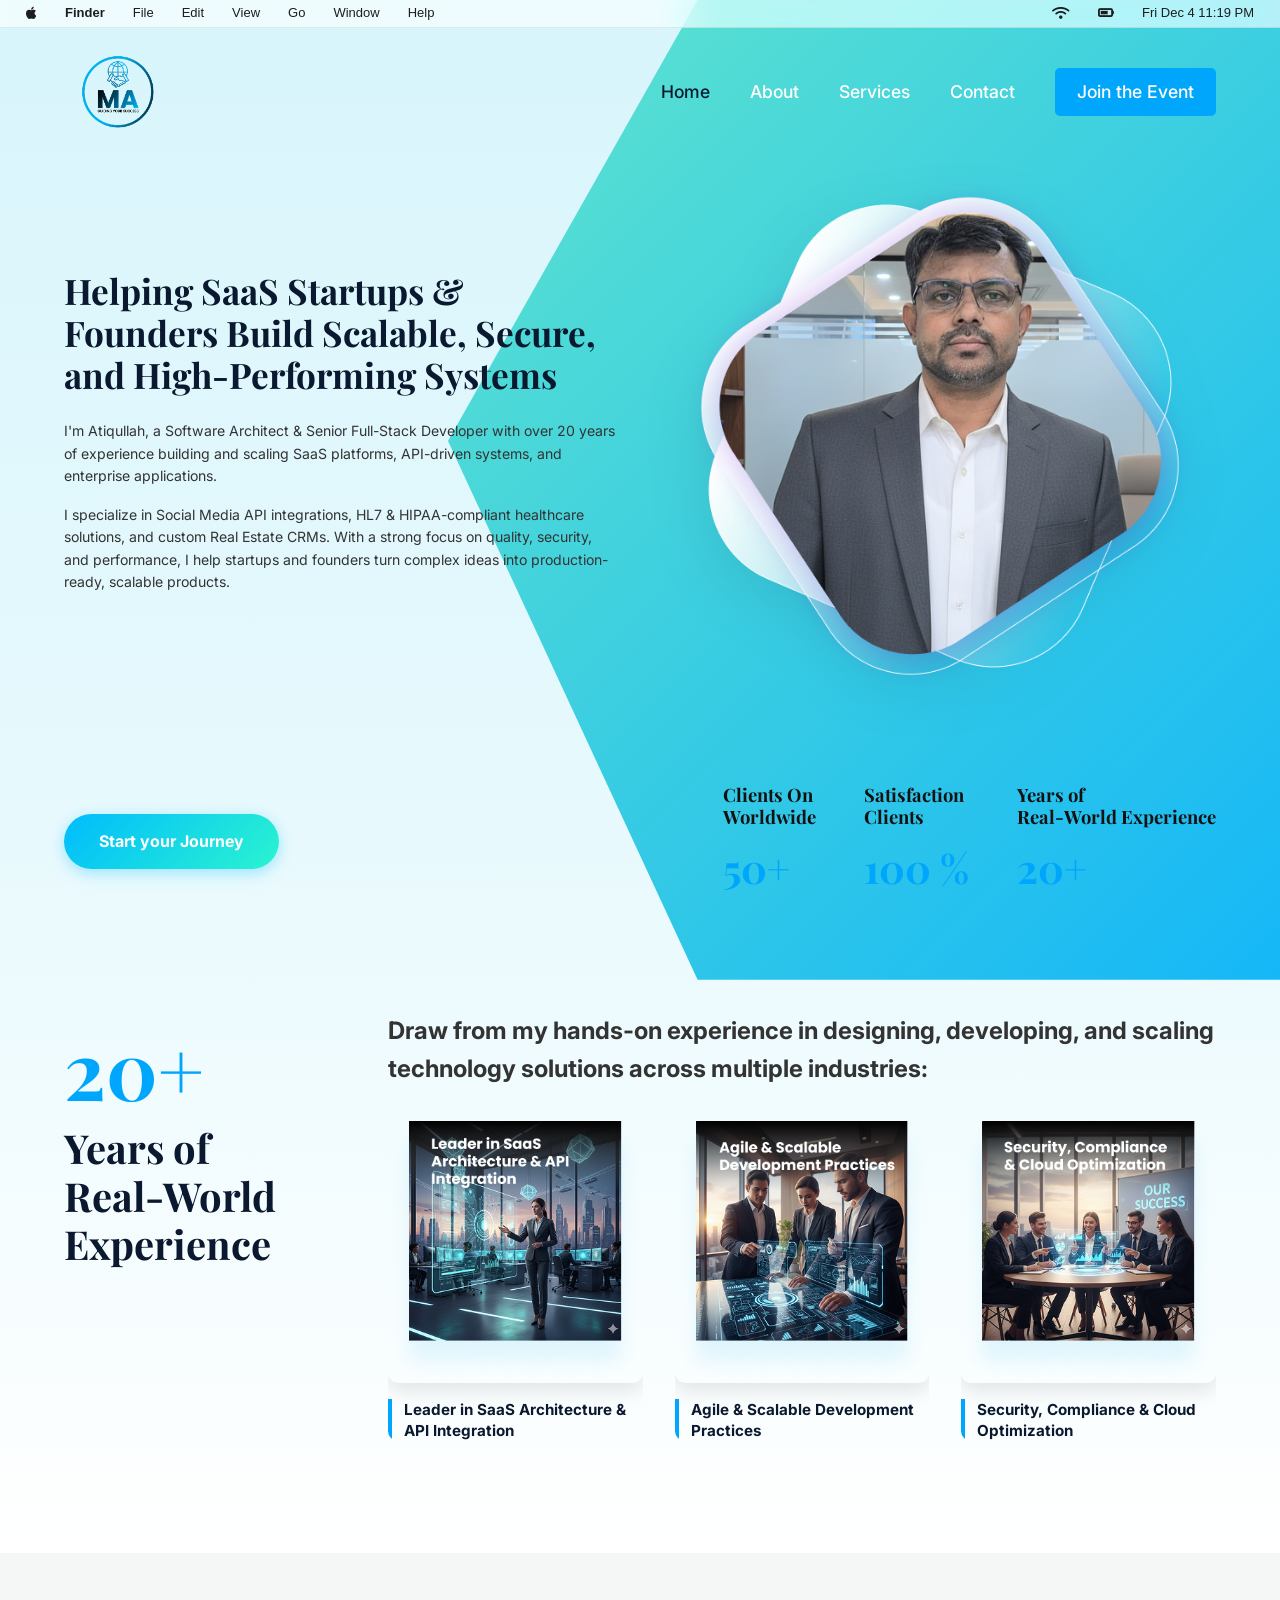
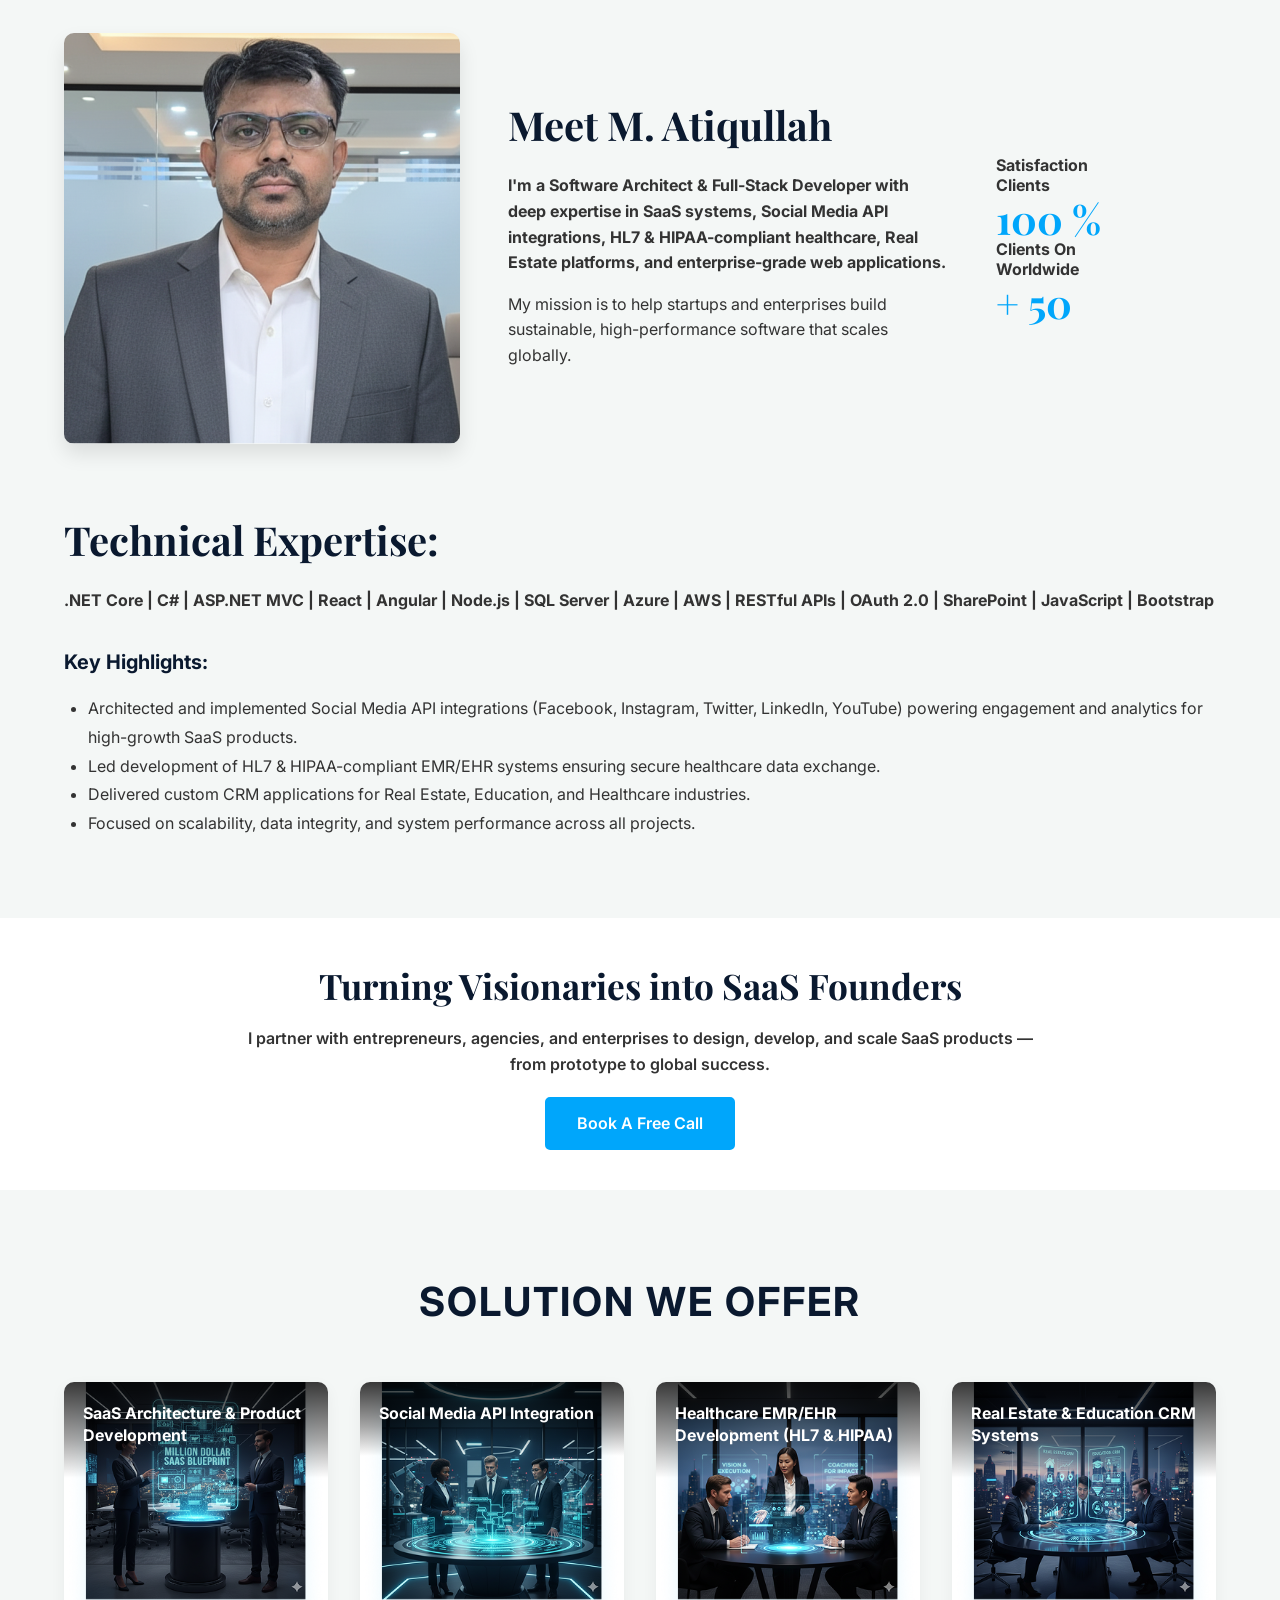
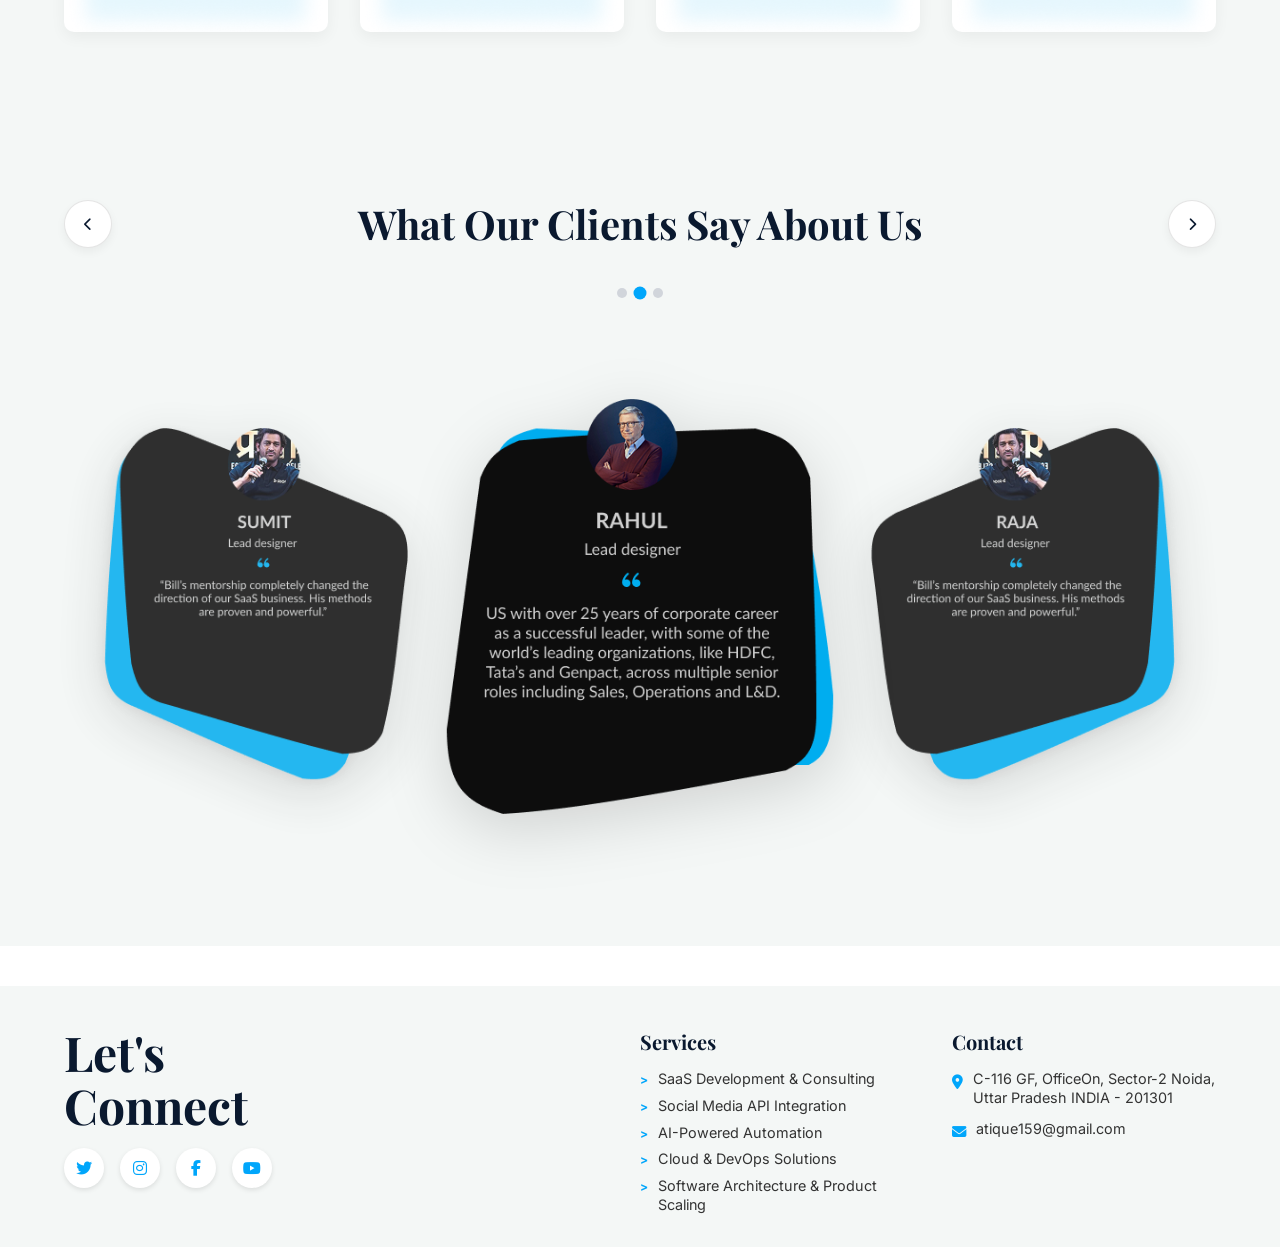
<file: index.html>
<!DOCTYPE html>
<html lang="en">
<head>
  <meta charset="UTF-8">
  <meta name="viewport" content="width=device-width, initial-scale=1.0">
  <title>M. Atiqullah - Software Architect & SaaS Developer</title>
  <meta name="description" content="M. Atiqullah is a Software Architect & Senior Full-Stack Developer helping startups build scalable SaaS platforms.">
    <link rel="preconnect" href="https://fonts.googleapis.com">
    <link rel="preconnect" href="https://fonts.gstatic.com" crossorigin>
    <link href="https://fonts.googleapis.com/css2?family=Inter:wght@300;400;500;600;700&family=Playfair+Display:wght@400;500;600;700;800&display=swap" rel="stylesheet">
    <meta property="og:title" content="Atiqullah Portfolio">
    <meta property="og:description" content="Software Architect & SaaS Developer portfolio showcasing projects and expertise.">
    <meta property="og:url" content="https://atiqullah-portfolio.onrender.com/">
    <meta property="og:image" content="https://atiqullah-portfolio.onrender.com/Group%201000001688.png">
    <link rel="canonical" href="https://atiqullah-portfolio.onrender.com/">
  <link rel="stylesheet" href="styles.css">
  <link rel="stylesheet" href="https://cdnjs.cloudflare.com/ajax/libs/font-awesome/6.4.0/css/all.min.css">
</head>
<body>
  <!-- macOS Top Status Bar -->
  <div class="macos-menubar">
    <div class="menubar-left">
      <a href="#" class="menubar-item" style="font-size: 15px;"><i class="fab fa-apple"></i></a>
      <a href="#" class="menubar-item" style="font-weight: 700;">Finder</a>
      <a href="#" class="menubar-item">File</a>
      <a href="#" class="menubar-item">Edit</a>
      <a href="#" class="menubar-item">View</a>
      <a href="#" class="menubar-item">Go</a>
      <a href="#" class="menubar-item">Window</a>
      <a href="#" class="menubar-item">Help</a>
    </div>
    <div class="menubar-right">
      <span class="menubar-item"><i class="fas fa-wifi"></i></span>
      <span class="menubar-item"><i class="fas fa-battery-three-quarters"></i></span>
      <span id="macos-clock" class="menubar-item">Sat Jun 10 9:41 AM</span>
    </div>
  </div>

    <header role="banner" class="header-transparent">
    <div class="container navbar">
      <a href="index.html" class="logo">
        <img src="4%201.png" alt="MA Logo" class="logo-img" width="196" height="196">
      </a>
      <button class="hamburger"><i class="fas fa-bars"></i></button>
      <ul class="nav-links">
        <li><a href="index.html" class="active">Home</a></li>
        <li><a href="about.html">About</a></li>
        <li><a href="services.html">Services</a></li>
        <li><a href="contact.html">Contact</a></li>
        <li><a href="#" class="btn" style="padding: 8px 20px;">Join the Event</a></li>
      </ul>
    </div>
  </header>

  <main>
    <!-- Top Gradient Wrapper -->
    <div style="background: linear-gradient(180deg, #d8f5fc 0%, #e6f9fd 50%, #ffffff 100%); padding-bottom: 2rem;">
      <!-- Hero Section -->
      <section class="hero" aria-labelledby="hero-heading">
      <h1 id="hero-heading" class="sr-only">Hero Section</h1>
        <div class="hero-bg-shape"></div>
        <div class="container hero-content">
          <div class="hero-text">
    <h1>Helping SaaS Startups &amp; Founders Build Scalable, Secure, and High-Performing Systems</h1>
    <p>I'm Atiqullah, a Software Architect & Senior Full-Stack Developer with over 20 years of experience building and scaling SaaS platforms, API-driven systems, and enterprise applications.</p>
            <p>I specialize in Social Media API integrations, HL7 & HIPAA-compliant healthcare solutions, and custom Real Estate CRMs. With a strong focus on quality, security, and performance, I help startups and founders turn complex ideas into production-ready, scalable products.</p>
          </div>
          <div class="hero-image">
            <img src="Group%201000001688.png" width="647" height="647" fetchpriority="high" alt="M. Atiqullah">
          </div>
          
          <div class="hero-bottom-row">
            <a href="contact.html" class="btn btn-pill">Start your Journey</a>
            
            <div class="hero-stats">
              <div class="stat-item">
                <p>Clients On<br>Worldwide</p>
                <h2 class="text-primary" style="font-size: 2.5rem; margin-bottom: 0;">50+</h2>
              </div>
              <div class="stat-item">
                <p>Satisfaction<br>Clients</p>
                <h2 class="text-primary" style="font-size: 2.5rem; margin-bottom: 0;">100 %</h2>
              </div>
              <div class="stat-item">
                <p>Years of<br>Real-World Experience</p>
                <h2 class="text-primary" style="font-size: 2.5rem; margin-bottom: 0;">20+</h2>
              </div>
            </div>
          </div>
        </div>
      </section>

      <!-- Experience Section -->
      <section class="section-padding" style="padding-top: 2rem;">
        <div class="container">
          <div style="display: grid; grid-template-columns: 1fr 3fr; gap: 3rem; align-items: start;">
            <!-- Left Column: 20+ Years text -->
            <div class="experience-stats" style="padding-top: 1rem;">
              <h2 class="text-primary" style="font-size: 5rem; line-height: 1; margin: 0; font-weight: bold;">20+</h2>
              <h2 style="font-size: 2.5rem; margin-top: 1rem; line-height: 1.2;">Years of <br>Real-World <br>Experience</h2>
            </div>
            
            <!-- Right Column: Text and 3 Cards -->
            <div>
              <p style="font-size: 1.5rem; font-weight: 700; margin-bottom: 2rem; font-family: var(--font-body); color: var(--text-dark);">
                Draw from my hands-on experience in designing, developing, and scaling technology solutions across multiple industries:
              </p>
              
              <div class="grid-3">
                <div class="card" style="box-shadow: none; background: transparent; display: flex; flex-direction: column;">
                  <div style="border-radius: 10px; overflow: hidden; box-shadow: 0 8px 20px rgba(0,0,0,0.1);">
                    <img src="Group%201000001676.png" alt="Leader in SaaS Architecture & API Integration" style="width: 100%; height: auto; display: block;" width="363" height="374" loading="lazy">
                  </div>
                  <div style="border-left: 4px solid var(--primary-light); padding-left: 0.75rem; margin-top: 1rem; text-align: left;">
                    <p style="font-weight: 700; font-size: 0.95rem; color: var(--primary-dark); margin: 0; line-height: 1.4;">Leader in SaaS Architecture &amp; API Integration</p>
                  </div>
                </div>
                <div class="card" style="box-shadow: none; background: transparent; display: flex; flex-direction: column;">
                  <div style="border-radius: 10px; overflow: hidden; box-shadow: 0 8px 20px rgba(0,0,0,0.1);">
                    <img src="Group%201000001677.png" alt="Agile & Scalable Development Practices" style="width: 100%; height: auto; display: block;" width="363" height="374" loading="lazy">
                  </div>
                  <div style="border-left: 4px solid var(--primary-light); padding-left: 0.75rem; margin-top: 1rem; text-align: left;">
                    <p style="font-weight: 700; font-size: 0.95rem; color: var(--primary-dark); margin: 0; line-height: 1.4;">Agile &amp; Scalable Development Practices</p>
                  </div>
                </div>
                <div class="card" style="box-shadow: none; background: transparent; display: flex; flex-direction: column;">
                  <div style="border-radius: 10px; overflow: hidden; box-shadow: 0 8px 20px rgba(0,0,0,0.1);">
                    <img src="Group%201000001678.png" alt="Security, Compliance & Cloud Optimization" style="width: 100%; height: auto; display: block;" width="363" height="374" loading="lazy">
                  </div>
                  <div style="border-left: 4px solid var(--primary-light); padding-left: 0.75rem; margin-top: 1rem; text-align: left;">
                    <p style="font-weight: 700; font-size: 0.95rem; color: var(--primary-dark); margin: 0; line-height: 1.4;">Security, Compliance &amp; Cloud Optimization</p>
                  </div>
                </div>
              </div>
            </div>
          </div>
        </div>
      </section>
    </div>

    <!-- Meet Me Section -->
    <section class="section-padding bg-light">
      <div class="container">
        <div style="display: grid; grid-template-columns: 1.8fr 2fr 1fr; gap: 3rem; align-items: center;">
          <img src="unsplash_6anudmpILw4.png" alt="M. Atiqullah" width="409" height="411" loading="lazy" style="width: 100%; min-height: 320px; object-fit: cover; border-radius: 10px; box-shadow: 0 10px 20px rgba(0,0,0,0.1);">
          
          <div>
            <h2>Meet M. Atiqullah</h2>
            <p><strong>I'm a Software Architect & Full-Stack Developer with deep expertise in SaaS systems, Social Media API integrations, HL7 & HIPAA-compliant healthcare, Real Estate platforms, and enterprise-grade web applications.</strong></p>
            <p>My mission is to help startups and enterprises build sustainable, high-performance software that scales globally.</p>
          </div>
          
          <div class="meet-stats">
            <div class="stat-item">
              <p style="margin-bottom: 0.25rem; line-height: 1.25;"><strong>Satisfaction<br>Clients</strong></p>
              <h3 class="text-primary" style="font-size: 2.5rem; margin-bottom: 0; line-height: 1;">100 %</h3>
            </div>
            <div class="stat-item">
              <p style="margin-bottom: 0.25rem; line-height: 1.25;"><strong>Clients On<br>Worldwide</strong></p>
              <h3 class="text-primary" style="font-size: 2.5rem; margin-bottom: 0; line-height: 1;">+ 50</h3>
            </div>
          </div>
        </div>

        <div style="margin-top: 4rem;">
          <h2>Technical Expertise:</h2>
          <p><strong>.NET Core | C# | ASP.NET MVC | React | Angular | Node.js | SQL Server | Azure | AWS | RESTful APIs | OAuth 2.0 | SharePoint | JavaScript | Bootstrap</strong></p>
          
          <h3 style="margin-top: 2rem; font-size: 1.25rem; font-family: var(--font-body);">Key Highlights:</h3>
          <ul style="padding-left: 1.5rem; line-height: 1.8;">
            <li>Architected and implemented Social Media API integrations (Facebook, Instagram, Twitter, LinkedIn, YouTube) powering engagement and analytics for high-growth SaaS products.</li>
            <li>Led development of HL7 & HIPAA-compliant EMR/EHR systems ensuring secure healthcare data exchange.</li>
            <li>Delivered custom CRM applications for Real Estate, Education, and Healthcare industries.</li>
            <li>Focused on scalability, data integrity, and system performance across all projects.</li>
          </ul>
        </div>
      </div>
    </section>

    <!-- Banner -->
    <section class="banner">
      <div class="container">
        <h2 style="font-family: var(--font-heading);">Turning Visionaries into SaaS Founders</h2>
        <p style="font-weight: 600; max-width: 800px; margin: 0 auto 2rem;">I partner with entrepreneurs, agencies, and enterprises to design, develop, and scale SaaS products — from prototype to global success.</p>
        <a href="contact.html" class="btn">Book A Free Call</a>
      </div>
    </section>

    <!-- Solutions Section -->
    <section class="section-padding bg-light">
      <div class="container">
        <h2 class="text-center" style="font-family: var(--font-body); text-transform: uppercase; letter-spacing: 2px; margin-bottom: 3rem;">Solution We Offer</h2>
        <div class="grid-4">
          <div class="card solution-card">
            <div class="solution-card-inner">
              <img src="Rectangle%206%20(2).png" alt="SaaS Architecture & Product Development" width="363" height="373" loading="lazy">
              <div class="solution-label">
                <span>SaaS Architecture &amp; Product Development</span>
              </div>
            </div>
          </div>
          <div class="card solution-card">
            <div class="solution-card-inner">
              <img src="Rectangle%206%20(1).png" alt="Social Media API Integration" width="363" height="373" loading="lazy">
              <div class="solution-label">
                <span>Social Media API Integration</span>
              </div>
            </div>
          </div>
          <div class="card solution-card">
            <div class="solution-card-inner">
              <img src="Rectangle%206.png" alt="Healthcare EMR/EHR Development (HL7 & HIPAA)" width="363" height="373" loading="lazy">
              <div class="solution-label">
                <span>Healthcare EMR/EHR Development (HL7 &amp; HIPAA)</span>
              </div>
            </div>
          </div>
          <div class="card solution-card">
            <div class="solution-card-inner">
              <img src="Rectangle%207.png" alt="Real Estate & Education CRM Systems" width="363" height="373" loading="lazy">
              <div class="solution-label">
                <span>Real Estate &amp; Education CRM Systems</span>
              </div>
            </div>
          </div>
        </div>
      </div>
    </section>

    <!-- Testimonials -->
    <section class="testimonials-section section-padding">
      <div class="container">
        <div class="testimonials-header">
          <button class="testimonial-nav-btn" id="prev-btn"><i class="fas fa-chevron-left"></i></button>
          <h2 style="margin-bottom: 0;">What Our Clients Say About Us</h2>
          <button class="testimonial-nav-btn" id="next-btn"><i class="fas fa-chevron-right"></i></button>
        </div>
        <div class="testimonials-dots">
          <span class="dot"></span>
          <span class="dot active"></span>
          <span class="dot"></span>
        </div>

        <div class="testimonials-row">

          <!-- Card 1: SUMIT (side card) -->
          <div class="testimonial-card side-card">
            <img src="Group%207.png" alt="Sumit Testimonial" width="348" height="404" loading="lazy">
          </div>

          <!-- Card 2: RAHUL (center featured card) -->
          <div class="testimonial-card center-card">
            <img src="Group%2010.png" alt="Rahul Testimonial" width="434" height="466" loading="lazy">
          </div>

          <!-- Card 3: RAJA (side card) -->
          <div class="testimonial-card side-card">
            <img src="Group%209.png" alt="Raja Testimonial" width="348" height="404" loading="lazy">
          </div>

        </div>
      </div>
    </section>
  </main>

  <footer>
    <div class="container footer-grid">
      <div class="footer-brand">
        <h2>Let's <br class="desktop-only">Connect</h2>
        <div class="social-links">
          <a href="#"><i class="fab fa-twitter"></i></a>
          <a href="#"><i class="fab fa-instagram"></i></a>
          <a href="#"><i class="fab fa-facebook-f"></i></a>
          <a href="#"><i class="fab fa-youtube"></i></a>
        </div>
      </div>
      
      <div class="footer-links">
        <h3>Services</h3>
        <ul>
          <li><a href="services.html" style="text-decoration:none; color:inherit;">SaaS Development & Consulting</a></li>
          <li><a href="services.html" style="text-decoration:none; color:inherit;">Social Media API Integration</a></li>
          <li><a href="services.html" style="text-decoration:none; color:inherit;">AI-Powered Automation</a></li>
          <li><a href="services.html" style="text-decoration:none; color:inherit;">Cloud & DevOps Solutions</a></li>
          <li><a href="services.html" style="text-decoration:none; color:inherit;">Software Architecture & Product Scaling</a></li>
        </ul>
      </div>

      <div class="footer-contact">
        <h3>Contact</h3>
        <p>
          <i class="fas fa-map-marker-alt text-primary" style="margin-top: 5px;"></i>
          <span class="sr-only" id="contact-heading">Contact Information</span>
          <span>C-116 GF, OfficeOn, Sector-2 Noida, Uttar Pradesh INDIA - 201301</span>
        </p>
        <p>
          <i class="fas fa-envelope text-primary" style="margin-top: 5px;"></i>
          <span class="sr-only" id="email-heading">Email Address</span>
          <span>atique159@gmail.com</span>
        </p>
      </div>
    </div>
  </footer>

  <script src="script.js"></script>
</body>
</html>
</file>
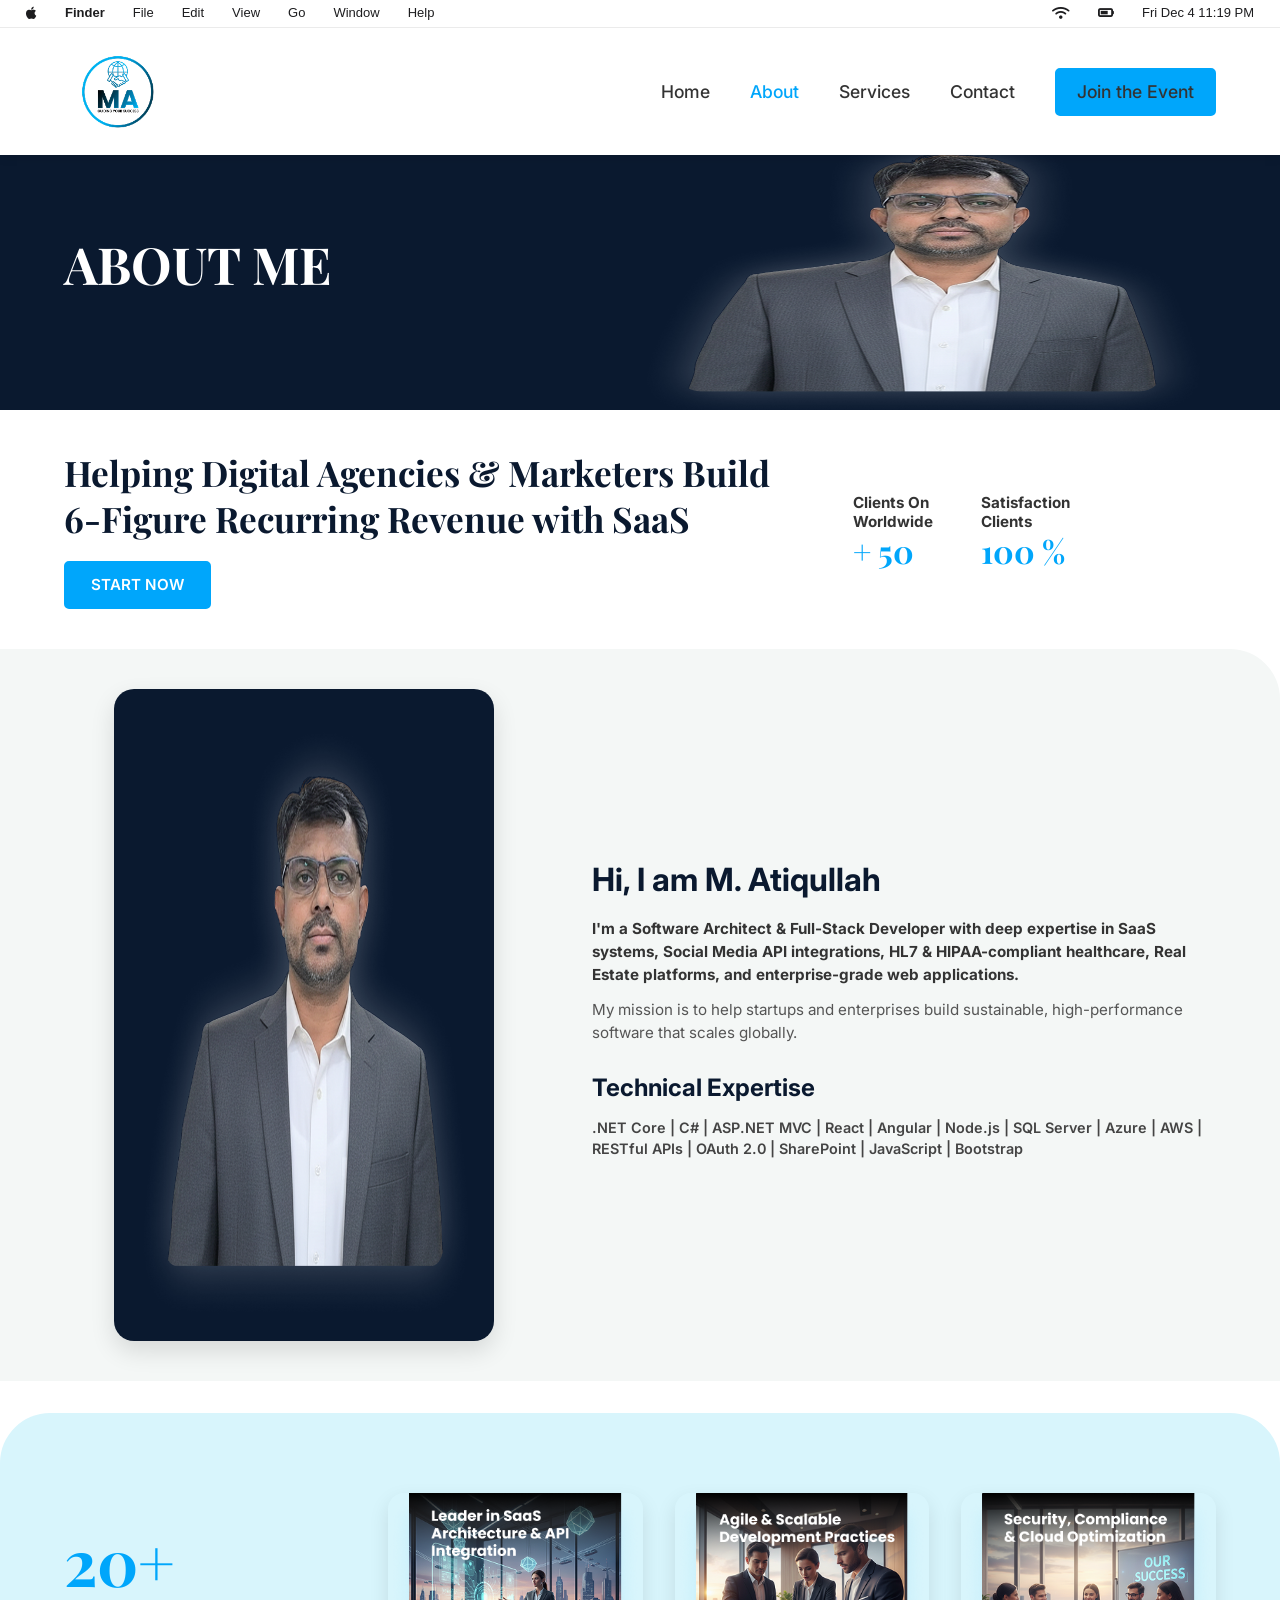
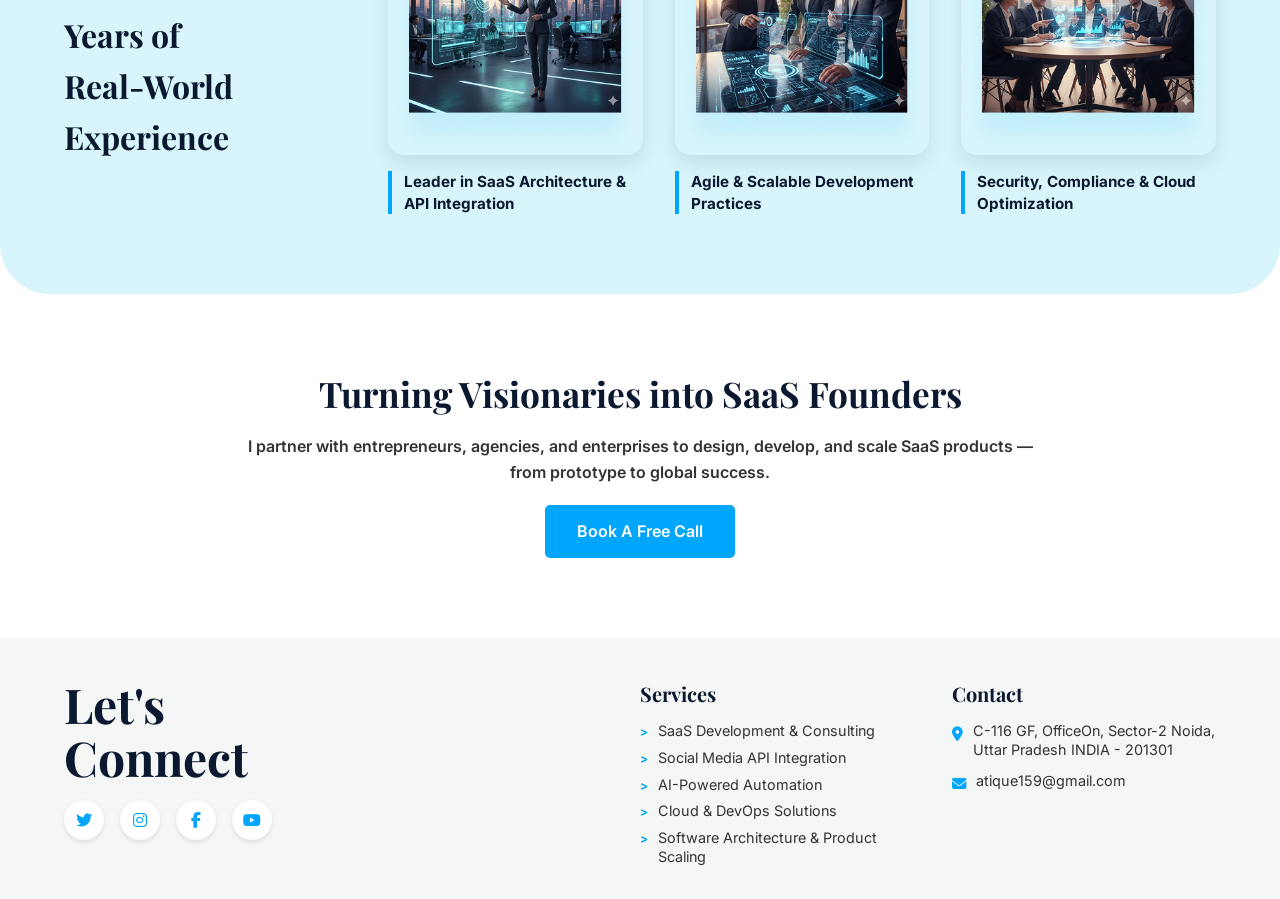
<file: about.html>
<!DOCTYPE html>
<html lang="en">
<head>
  <meta charset="UTF-8">
  <meta name="viewport" content="width=device-width, initial-scale=1.0">
  <title>About Me - M. Atiqullah</title>
  <meta name="description" content="Learn more about M. Atiqullah, Software Architect & Full-Stack Developer.">
  <link rel="preconnect" href="https://fonts.googleapis.com">
  <link rel="preconnect" href="https://fonts.gstatic.com" crossorigin>
  <link href="https://fonts.googleapis.com/css2?family=Inter:wght@300;400;500;600;700&family=Playfair+Display:wght@400;500;600;700;800&display=swap" rel="stylesheet">
  <link rel="stylesheet" href="styles.css">
  <link rel="stylesheet" href="https://cdnjs.cloudflare.com/ajax/libs/font-awesome/6.4.0/css/all.min.css">
</head>
<body>
  <!-- macOS Top Status Bar -->
  <div class="macos-menubar" style="background: #ffffff !important; backdrop-filter: none !important; -webkit-backdrop-filter: none !important;">
    <div class="menubar-left">
      <a href="#" class="menubar-item" style="font-size: 15px;"><i class="fab fa-apple"></i></a>
      <a href="#" class="menubar-item" style="font-weight: 700;">Finder</a>
      <a href="#" class="menubar-item">File</a>
      <a href="#" class="menubar-item">Edit</a>
      <a href="#" class="menubar-item">View</a>
      <a href="#" class="menubar-item">Go</a>
      <a href="#" class="menubar-item">Window</a>
      <a href="#" class="menubar-item">Help</a>
    </div>
    <div class="menubar-right">
      <span class="menubar-item"><i class="fas fa-wifi"></i></span>
      <span class="menubar-item"><i class="fas fa-battery-three-quarters"></i></span>
      <span id="macos-clock" class="menubar-item">Sat Jun 10 9:41 AM</span>
    </div>
  </div>

  <header>
    <div class="container navbar">
      <a href="index.html" class="logo">
        <img src="4%201.png" alt="MA Logo" class="logo-img" width="196" height="196">
      </a>
      <button class="hamburger"><i class="fas fa-bars"></i></button>
      <ul class="nav-links">
        <li><a href="index.html">Home</a></li>
        <li><a href="about.html" class="active">About</a></li>
        <li><a href="services.html">Services</a></li>
        <li><a href="contact.html">Contact</a></li>
        <li><a href="#" class="btn" style="padding: 8px 20px;">Join the Event</a></li>
      </ul>
    </div>
  </header>

  <main>
    <!-- About Hero -->
    <section class="bg-dark" style="padding: 7.5rem 0 0; overflow: hidden;">
      <div class="container" style="display: flex; align-items: center; justify-content: space-between;">
        <div>
          <h1 style="font-size: 3.2rem; margin-bottom: 0;">ABOUT ME</h1>
        </div>
        <div style="margin-bottom: -10px;">
          <img src="atq%20(1).png" alt="M. Atiqullah" width="592" height="620" style="max-height: 300px; display: block; border-radius: 20px 20px 0 0;">
        </div>
      </div>
    </section>

    <!-- Digital Agencies Section -->
    <section style="padding: 2.5rem 0;">
      <div class="container" style="display: grid; grid-template-columns: 2fr 1fr; gap: 4rem; align-items: center;">
        <div>
          <h2 style="font-size: 2.2rem; margin-bottom: 1.2rem; line-height: 1.3;">Helping Digital Agencies & Marketers Build 6-Figure Recurring Revenue with SaaS</h2>
          <a href="contact.html" class="btn" style="padding: 10px 25px; font-size: 0.95rem;">START NOW</a>
        </div>
        
        <div style="display: flex; flex-direction: row; gap: 3rem; align-items: flex-start;">
          <div class="stat-item">
            <p style="margin-bottom: 0.25rem; line-height: 1.25; font-size: 0.95rem;"><strong>Clients On<br>Worldwide</strong></p>
            <h3 class="text-primary" style="font-size: 2rem; margin-bottom: 0; line-height: 1;">+ 50</h3>
          </div>
          <div class="stat-item">
            <p style="margin-bottom: 0.25rem; line-height: 1.25; font-size: 0.95rem;"><strong>Satisfaction<br>Clients</strong></p>
            <h3 class="text-primary" style="font-size: 2rem; margin-bottom: 0; line-height: 1;">100 %</h3>
          </div>
        </div>
      </div>
    </section>

    <!-- Bio Section -->
    <section class="bg-light" style="padding: 2.5rem 0; border-radius: 0 50px 0 0;">
      <div class="container">
        <div style="display: grid; grid-template-columns: 1fr 1.3fr; gap: 3rem; align-items: center;">
          <div style="background-color: var(--primary-dark); padding: 1rem; border-radius: 20px; box-shadow: 0 10px 25px rgba(0,0,0,0.12); max-width: 380px; width: 100%; margin: 0 auto;">
            <img src="atq%20(1).png" alt="M. Atiqullah" width="592" height="620" loading="lazy" style="width: 100%; border-radius: 10px; display: block;">
          </div>
          
          <div>
            <h2 style="font-size: 2rem; font-family: var(--font-body); margin-bottom: 0.8rem;">Hi, I am M. Atiqullah</h2>
            <p style="font-size: 0.95rem; line-height: 1.5; margin-bottom: 0.8rem;"><strong>I'm a Software Architect & Full-Stack Developer with deep expertise in SaaS systems, Social Media API integrations, HL7 & HIPAA-compliant healthcare, Real Estate platforms, and enterprise-grade web applications.</strong></p>
            <p style="margin-bottom: 1.5rem; font-size: 0.95rem; line-height: 1.5; color: #555;">My mission is to help startups and enterprises build sustainable, high-performance software that scales globally.</p>
            
            <h2 style="font-size: 1.5rem; font-family: var(--font-body); margin-bottom: 0.6rem;">Technical Expertise</h2>
            <p style="font-weight: 600; font-size: 0.9rem; line-height: 1.5; color: #444;">.NET Core | C# | ASP.NET MVC | React | Angular | Node.js | SQL Server | Azure | AWS | RESTful APIs | OAuth 2.0 | SharePoint | JavaScript | Bootstrap</p>
          </div>
        </div>
      </div>
    </section>

    <!-- Experience Grid -->
    <section class="section-padding" style="background-color: #d8f5fc; border-radius: 50px; margin: 2rem 0;">
      <div class="container">
        <div style="display: grid; grid-template-columns: 1fr 3fr; gap: 3rem; align-items: center;">
          <div class="experience-stats">
            <h2 class="text-primary" style="font-size: 4rem; line-height: 1; margin: 0;">20+</h2>
            <h2 style="font-size: 2rem; margin-top: 1rem;">Years of <br>Real-World <br>Experience</h2>
          </div>
          
          <div class="grid-3" style="align-items: start;">
            <!-- Card 1 -->
            <div style="display: flex; flex-direction: column;">
              <div style="border-radius: 16px; overflow: hidden; box-shadow: 0 8px 20px rgba(0,0,0,0.1);">
                <img src="Group%201000001676.png" alt="Leader in SaaS Architecture & API Integration" width="363" height="374" loading="lazy" style="width: 100%; height: auto; display: block;">
              </div>
              <div style="border-left: 4px solid var(--primary-light); padding-left: 0.75rem; margin-top: 1rem;">
                <p style="font-weight: 700; font-size: 0.95rem; color: var(--primary-dark); margin: 0; line-height: 1.4;">Leader in SaaS Architecture &amp; API Integration</p>
              </div>
            </div>

            <!-- Card 2 -->
            <div style="display: flex; flex-direction: column;">
              <div style="border-radius: 16px; overflow: hidden; box-shadow: 0 8px 20px rgba(0,0,0,0.1);">
                <img src="Group%201000001677.png" alt="Agile & Scalable Development Practices" width="363" height="374" loading="lazy" style="width: 100%; height: auto; display: block;">
              </div>
              <div style="border-left: 4px solid var(--primary-light); padding-left: 0.75rem; margin-top: 1rem;">
                <p style="font-weight: 700; font-size: 0.95rem; color: var(--primary-dark); margin: 0; line-height: 1.4;">Agile &amp; Scalable Development Practices</p>
              </div>
            </div>

            <!-- Card 3 -->
            <div style="display: flex; flex-direction: column;">
              <div style="border-radius: 16px; overflow: hidden; box-shadow: 0 8px 20px rgba(0,0,0,0.1);">
                <img src="Group%201000001678.png" alt="Security, Compliance & Cloud Optimization" width="363" height="374" loading="lazy" style="width: 100%; height: auto; display: block;">
              </div>
              <div style="border-left: 4px solid var(--primary-light); padding-left: 0.75rem; margin-top: 1rem;">
                <p style="font-weight: 700; font-size: 0.95rem; color: var(--primary-dark); margin: 0; line-height: 1.4;">Security, Compliance &amp; Cloud Optimization</p>
              </div>
            </div>
          </div>
        </div>
      </div>
    </section>

    <!-- Banner -->
    <section class="banner">
      <div class="container">
        <h2 style="font-family: var(--font-heading);">Turning Visionaries into SaaS Founders</h2>
        <p style="font-weight: 600; max-width: 800px; margin: 0 auto 2rem;">I partner with entrepreneurs, agencies, and enterprises to design, develop, and scale SaaS products — from prototype to global success.</p>
        <a href="contact.html" class="btn">Book A Free Call</a>
      </div>
    </section>
  </main>

  <footer>
    <div class="container footer-grid">
      <div class="footer-brand">
        <h2>Let's <br class="desktop-only">Connect</h2>
        <div class="social-links">
          <a href="#"><i class="fab fa-twitter"></i></a>
          <a href="#"><i class="fab fa-instagram"></i></a>
          <a href="#"><i class="fab fa-facebook-f"></i></a>
          <a href="#"><i class="fab fa-youtube"></i></a>
        </div>
      </div>
      
      <div class="footer-links">
        <h3>Services</h3>
        <ul>
          <li><a href="services.html" style="text-decoration:none; color:inherit;">SaaS Development & Consulting</a></li>
          <li><a href="services.html" style="text-decoration:none; color:inherit;">Social Media API Integration</a></li>
          <li><a href="services.html" style="text-decoration:none; color:inherit;">AI-Powered Automation</a></li>
          <li><a href="services.html" style="text-decoration:none; color:inherit;">Cloud & DevOps Solutions</a></li>
          <li><a href="services.html" style="text-decoration:none; color:inherit;">Software Architecture & Product Scaling</a></li>
        </ul>
      </div>

      <div class="footer-contact">
        <h3>Contact</h3>
        <p>
          <i class="fas fa-map-marker-alt text-primary" style="margin-top: 5px;"></i>
          <span>C-116 GF, OfficeOn, Sector-2 Noida, Uttar Pradesh INDIA - 201301</span>
        </p>
        <p>
          <i class="fas fa-envelope text-primary" style="margin-top: 5px;"></i>
          <span>atique159@gmail.com</span>
        </p>
      </div>
    </div>
  </footer>

  <script src="script.js"></script>
</body>
</html>
</file>
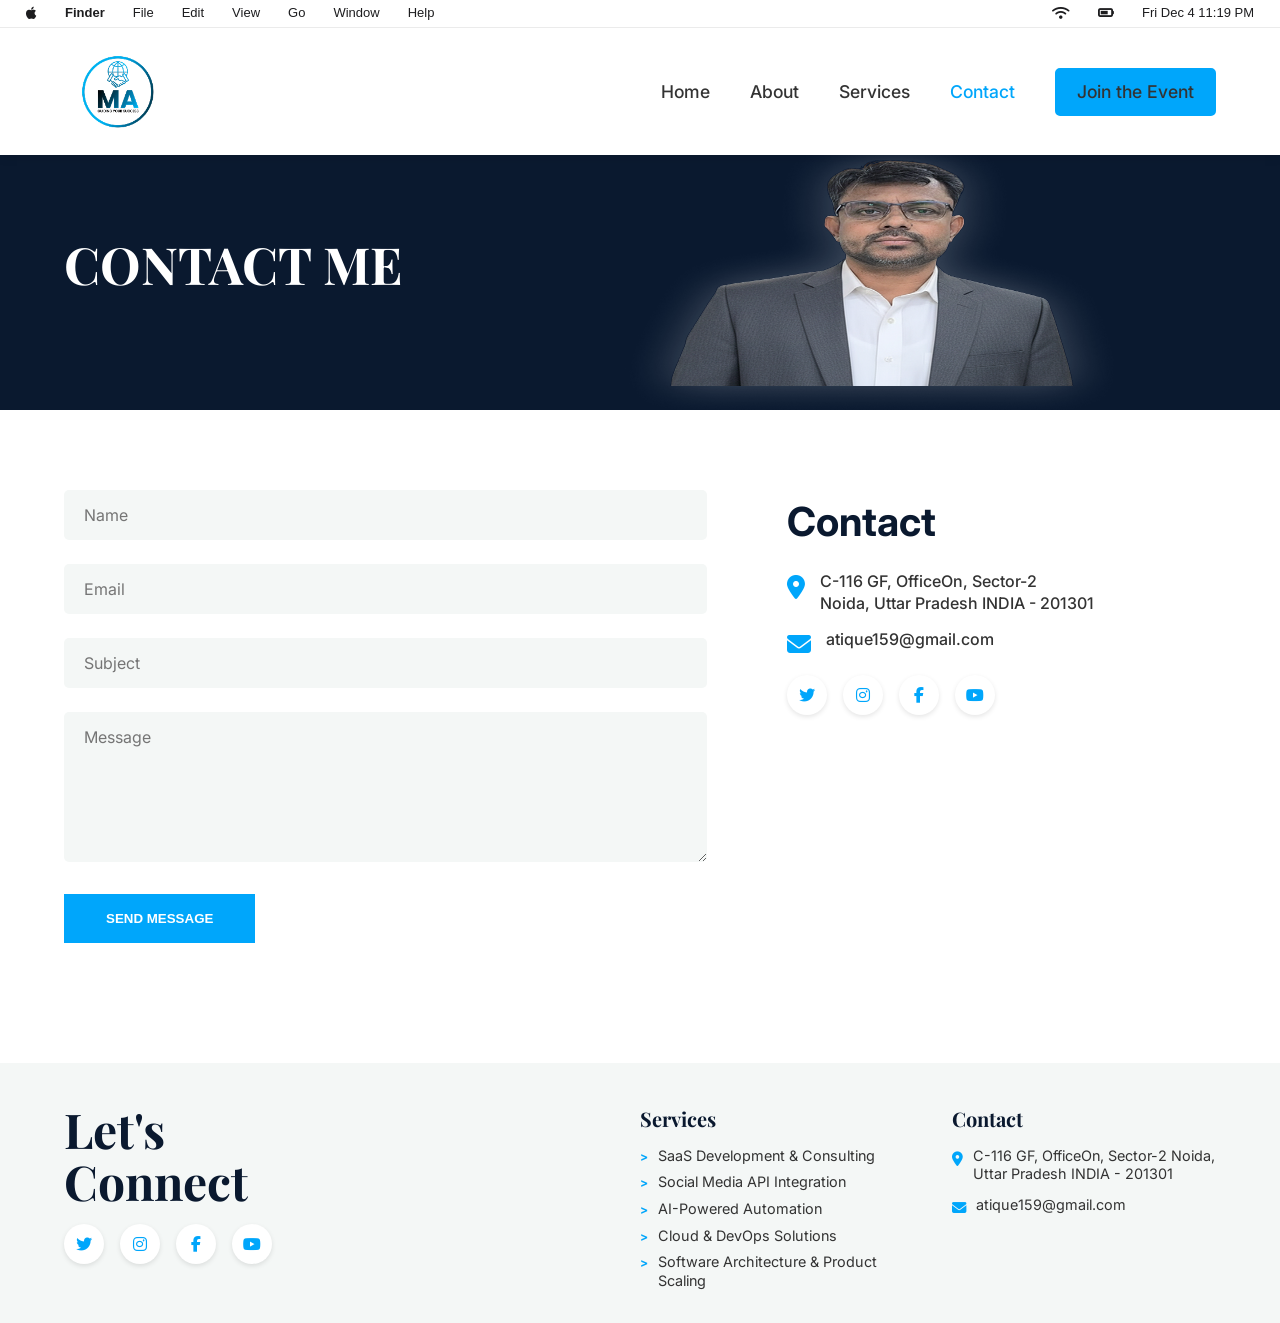
<file: contact.html>
<!DOCTYPE html>
<html lang="en">
<head>
  <meta charset="UTF-8">
  <meta name="viewport" content="width=device-width, initial-scale=1.0">
  <title>Contact Me - M. Atiqullah</title>
  <meta name="description" content="Contact M. Atiqullah for SaaS Development and Consulting.">
  <link rel="preconnect" href="https://fonts.googleapis.com">
  <link rel="preconnect" href="https://fonts.gstatic.com" crossorigin>
  <link href="https://fonts.googleapis.com/css2?family=Inter:wght@300;400;500;600;700&family=Playfair+Display:wght@400;500;600;700;800&display=swap" rel="stylesheet">
  <link rel="stylesheet" href="styles.css">
  <link rel="stylesheet" href="https://cdnjs.cloudflare.com/ajax/libs/font-awesome/6.4.0/css/all.min.css">
  <style>
    .contact-form {
      background: var(--bg-white);
      border-radius: 10px;
    }
    .form-group {
      margin-bottom: 1.5rem;
    }
    .form-control {
      width: 100%;
      padding: 15px 20px;
      border: none;
      background-color: var(--bg-light);
      border-radius: 5px;
      font-family: var(--font-body);
      font-size: 1rem;
    }
    textarea.form-control {
      height: 150px;
      resize: vertical;
    }
    .form-control:focus {
      outline: 2px solid var(--primary-light);
    }
    .contact-info-block {
      display: flex;
      align-items: flex-start;
      gap: 15px;
      margin-bottom: 2rem;
    }
    .contact-info-block i {
      font-size: 1.5rem;
      color: var(--primary-light);
      margin-top: 5px;
    }
  </style>
</head>
<body>
  <!-- macOS Top Status Bar -->
  <div class="macos-menubar" style="background: #ffffff !important; backdrop-filter: none !important; -webkit-backdrop-filter: none !important;">
    <div class="menubar-left">
      <a href="#" class="menubar-item" style="font-size: 15px;"><i class="fab fa-apple"></i></a>
      <a href="#" class="menubar-item" style="font-weight: 700;">Finder</a>
      <a href="#" class="menubar-item">File</a>
      <a href="#" class="menubar-item">Edit</a>
      <a href="#" class="menubar-item">View</a>
      <a href="#" class="menubar-item">Go</a>
      <a href="#" class="menubar-item">Window</a>
      <a href="#" class="menubar-item">Help</a>
    </div>
    <div class="menubar-right">
      <span class="menubar-item"><i class="fas fa-wifi"></i></span>
      <span class="menubar-item"><i class="fas fa-battery-three-quarters"></i></span>
      <span id="macos-clock" class="menubar-item">Sat Jun 10 9:41 AM</span>
    </div>
  </div>

  <header>
    <div class="container navbar">
      <a href="index.html" class="logo">
        <img src="4%201.png" alt="MA Logo" class="logo-img" width="196" height="196">
      </a>
      <button class="hamburger"><i class="fas fa-bars"></i></button>
      <ul class="nav-links">
        <li><a href="index.html">Home</a></li>
        <li><a href="about.html">About</a></li>
        <li><a href="services.html">Services</a></li>
        <li><a href="contact.html" class="active">Contact</a></li>
        <li><a href="#" class="btn" style="padding: 8px 20px;">Join the Event</a></li>
      </ul>
    </div>
  </header>

  <main>
    <!-- Contact Hero -->
    <section class="bg-dark" style="padding: 7.5rem 0 0; overflow: hidden;">
      <div class="container" style="display: flex; align-items: center; justify-content: space-between;">
        <div>
          <h1 style="font-size: 3.2rem; margin-bottom: 0; white-space: nowrap;">CONTACT ME</h1>
        </div>
        <div style="margin-bottom: -10px;">
          <img src="atiqullah4.png" alt="M. Atiqullah" width="665" height="520" style="max-height: 300px; display: block; border-radius: 20px 20px 0 0;">
        </div>
      </div>
    </section>

    <!-- Contact Form & Info -->
    <section class="section-padding">
      <div class="container" style="display: grid; grid-template-columns: 3fr 2fr; gap: 5rem;">
        
        <!-- Form -->
        <div class="contact-form">
          <form action="#" method="POST">
            <div class="form-group">
              <input type="text" name="name" class="form-control" placeholder="Name" required>
            </div>
            <div class="form-group">
              <input type="email" name="email" class="form-control" placeholder="Email" required>
            </div>
            <div class="form-group">
              <input type="text" name="subject" class="form-control" placeholder="Subject" required>
            </div>
            <div class="form-group">
              <textarea name="message" class="form-control" placeholder="Message" required></textarea>
            </div>
            <button type="submit" class="btn" style="border-radius: 0; padding: 15px 40px;">SEND MESSAGE</button>
          </form>
        </div>

        <!-- Info -->
        <div>
          <h2 style="font-size: 2.5rem; font-family: var(--font-body); margin-bottom: 1rem;">Contact</h2>
          
          <div class="contact-info-block" style="margin-bottom: 0.75rem;">
            <i class="fas fa-map-marker-alt"></i>
            <p style="font-size: 1rem; font-weight: 500; line-height: 1.4; margin-bottom: 0;">C-116 GF, OfficeOn, Sector-2<br>Noida, Uttar Pradesh INDIA - 201301</p>
          </div>
          
          <div class="contact-info-block" style="margin-bottom: 0.75rem;">
            <i class="fas fa-envelope"></i>
            <p style="font-size: 1rem; font-weight: 500; margin-bottom: 0;">atique159@gmail.com</p>
          </div>

          <div class="social-links" style="margin-top: 1.2rem;">
            <a href="#"><i class="fab fa-twitter"></i></a>
            <a href="#"><i class="fab fa-instagram"></i></a>
            <a href="#"><i class="fab fa-facebook-f"></i></a>
            <a href="#"><i class="fab fa-youtube"></i></a>
          </div>
        </div>

      </div>
    </section>
  </main>

  <footer>
    <div class="container footer-grid">
      <div class="footer-brand">
        <h2>Let's <br class="desktop-only">Connect</h2>
        <div class="social-links">
          <a href="#"><i class="fab fa-twitter"></i></a>
          <a href="#"><i class="fab fa-instagram"></i></a>
          <a href="#"><i class="fab fa-facebook-f"></i></a>
          <a href="#"><i class="fab fa-youtube"></i></a>
        </div>
      </div>
      
      <div class="footer-links">
        <h3>Services</h3>
        <ul>
          <li><a href="services.html" style="text-decoration:none; color:inherit;">SaaS Development & Consulting</a></li>
          <li><a href="services.html" style="text-decoration:none; color:inherit;">Social Media API Integration</a></li>
          <li><a href="services.html" style="text-decoration:none; color:inherit;">AI-Powered Automation</a></li>
          <li><a href="services.html" style="text-decoration:none; color:inherit;">Cloud & DevOps Solutions</a></li>
          <li><a href="services.html" style="text-decoration:none; color:inherit;">Software Architecture & Product Scaling</a></li>
        </ul>
      </div>

      <div class="footer-contact">
        <h3>Contact</h3>
        <p>
          <i class="fas fa-map-marker-alt text-primary" style="margin-top: 5px;"></i>
          <span>C-116 GF, OfficeOn, Sector-2 Noida, Uttar Pradesh INDIA - 201301</span>
        </p>
        <p>
          <i class="fas fa-envelope text-primary" style="margin-top: 5px;"></i>
          <span>atique159@gmail.com</span>
        </p>
      </div>
    </div>
  </footer>

  <script src="script.js"></script>
</body>
</html>
</file>
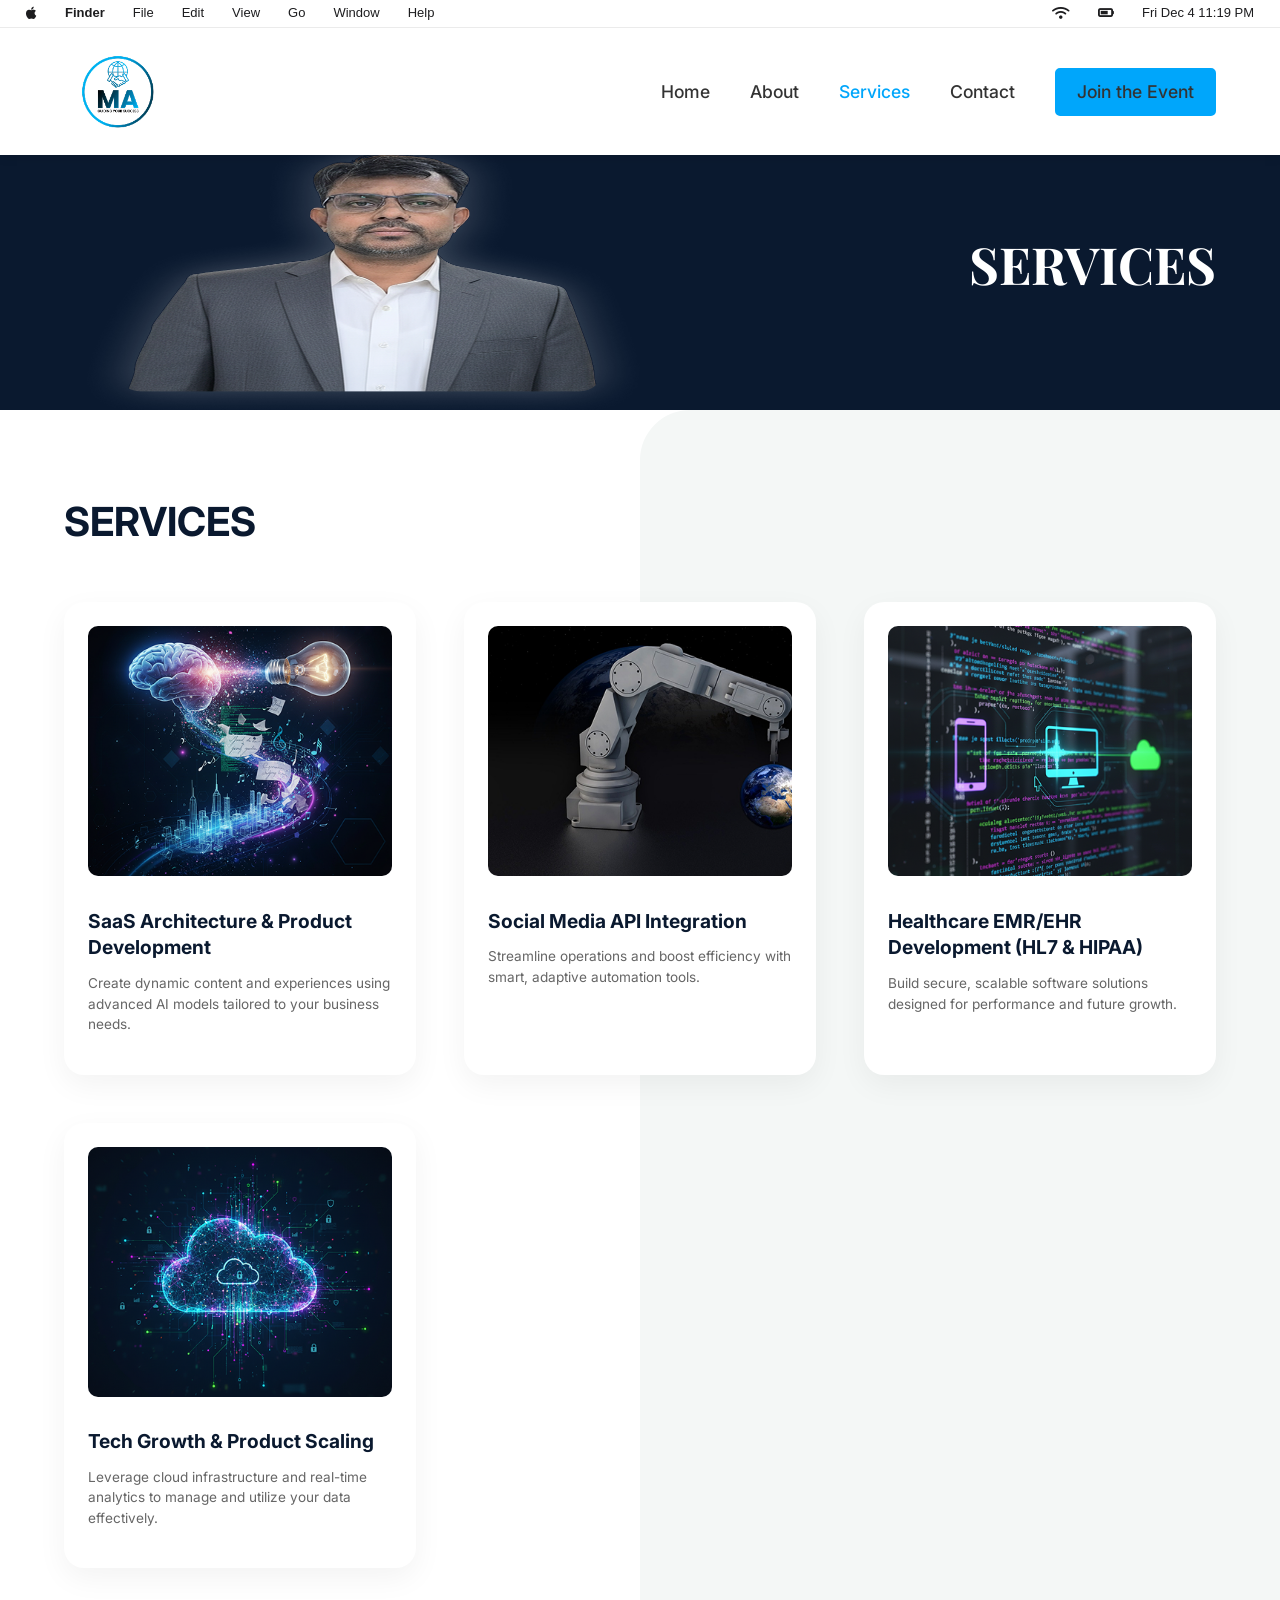
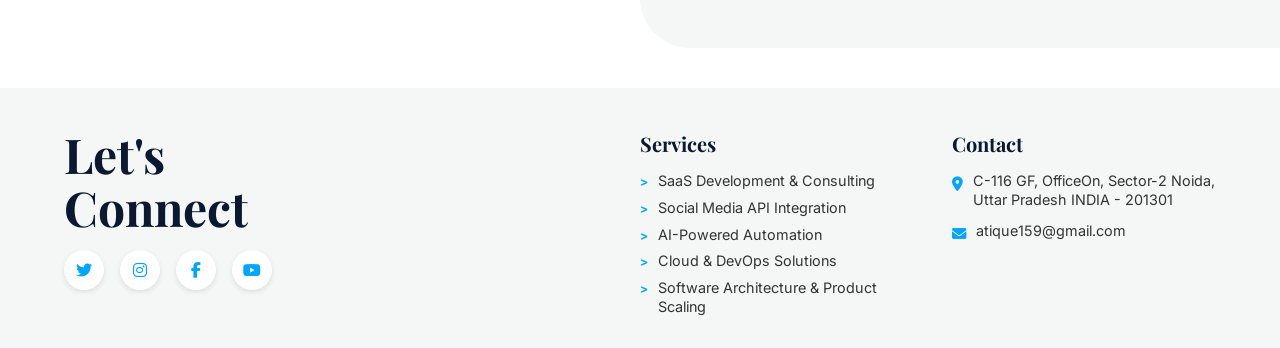
<file: services.html>
<!DOCTYPE html>
<html lang="en">
<head>
  <meta charset="UTF-8">
  <meta name="viewport" content="width=device-width, initial-scale=1.0">
  <title>Services - M. Atiqullah</title>
  <meta name="description" content="SaaS Architecture, API Integration, and Healthcare Development services by M. Atiqullah.">
  <link rel="preconnect" href="https://fonts.googleapis.com">
  <link rel="preconnect" href="https://fonts.gstatic.com" crossorigin>
  <link href="https://fonts.googleapis.com/css2?family=Inter:wght@300;400;500;600;700&family=Playfair+Display:wght@400;500;600;700;800&display=swap" rel="stylesheet">
  <link rel="stylesheet" href="styles.css">
  <link rel="stylesheet" href="https://cdnjs.cloudflare.com/ajax/libs/font-awesome/6.4.0/css/all.min.css">
</head>
<body>
  <!-- macOS Top Status Bar -->
  <div class="macos-menubar" style="background: #ffffff !important; backdrop-filter: none !important; -webkit-backdrop-filter: none !important;">
    <div class="menubar-left">
      <a href="#" class="menubar-item" style="font-size: 15px;"><i class="fab fa-apple"></i></a>
      <a href="#" class="menubar-item" style="font-weight: 700;">Finder</a>
      <a href="#" class="menubar-item">File</a>
      <a href="#" class="menubar-item">Edit</a>
      <a href="#" class="menubar-item">View</a>
      <a href="#" class="menubar-item">Go</a>
      <a href="#" class="menubar-item">Window</a>
      <a href="#" class="menubar-item">Help</a>
    </div>
    <div class="menubar-right">
      <span class="menubar-item"><i class="fas fa-wifi"></i></span>
      <span class="menubar-item"><i class="fas fa-battery-three-quarters"></i></span>
      <span id="macos-clock" class="menubar-item">Sat Jun 10 9:41 AM</span>
    </div>
  </div>

  <header>
    <div class="container navbar">
      <a href="index.html" class="logo">
        <img src="4%201.png" alt="MA Logo" class="logo-img" width="196" height="196">
      </a>
      <button class="hamburger"><i class="fas fa-bars"></i></button>
      <ul class="nav-links">
        <li><a href="index.html">Home</a></li>
        <li><a href="about.html">About</a></li>
        <li><a href="services.html" class="active">Services</a></li>
        <li><a href="contact.html">Contact</a></li>
        <li><a href="#" class="btn" style="padding: 8px 20px;">Join the Event</a></li>
      </ul>
    </div>
  </header>

  <main>
    <!-- Services Hero -->
    <section class="bg-dark" style="padding: 7.5rem 0 0; overflow: hidden;">
      <div class="container" style="display: flex; align-items: center; justify-content: space-between;">
        <div style="margin-bottom: -10px;">
          <img src="adiqullah%203.png" alt="M. Atiqullah" width="592" height="620" style="max-height: 300px; display: block; border-radius: 20px 20px 0 0;">
        </div>
        <div>
          <h1 style="font-size: 3.2rem; margin-bottom: 0;">SERVICES</h1>
        </div>
      </div>
    </section>

    <!-- Services Section -->
    <section class="section-padding" style="position: relative;">
      <div style="position: absolute; top: 0; right: 0; width: 50%; height: 100%; background: var(--bg-light); border-radius: 50px 0 0 50px; z-index: -1;"></div>
      
      <div class="container">
        <h2 style="font-size: 2.5rem; margin-bottom: 3rem; font-family: var(--font-body);">SERVICES</h2>
        
        <div class="grid-3" style="gap: 3rem;">
          <!-- Service 1 -->
          <div class="card" style="padding: 1.5rem; border-radius: 20px; box-shadow: 0 10px 30px rgba(0,0,0,0.05);">
            <img src="Saas.png" alt="SaaS Architecture" width="434" height="337" loading="lazy" style="border-radius: 10px; height: 250px; object-fit: cover; margin-bottom: 1.5rem;">
            <h3 style="font-family: var(--font-body); font-size: 1.2rem; line-height: 1.4; margin-bottom: 0.75rem;">SaaS Architecture & Product Development</h3>
            <p style="color: #666; font-size: 0.85rem; line-height: 1.5;">Create dynamic content and experiences using advanced AI models tailored to your business needs.</p>
          </div>
          
          <!-- Service 2 -->
          <div class="card" style="padding: 1.5rem; border-radius: 20px; box-shadow: 0 10px 30px rgba(0,0,0,0.05);">
            <img src="Social.png" alt="Social Media API Integration" width="434" height="337" loading="lazy" style="border-radius: 10px; height: 250px; object-fit: cover; margin-bottom: 1.5rem;">
            <h3 style="font-family: var(--font-body); font-size: 1.2rem; line-height: 1.4; margin-bottom: 0.75rem;">Social Media API Integration</h3>
            <p style="color: #666; font-size: 0.85rem; line-height: 1.5;">Streamline operations and boost efficiency with smart, adaptive automation tools.</p>
          </div>
          
          <!-- Service 3 -->
          <div class="card" style="padding: 1.5rem; border-radius: 20px; box-shadow: 0 10px 30px rgba(0,0,0,0.05);">
            <img src="Healthcare.png" alt="Healthcare EMR/EHR Development" width="434" height="337" loading="lazy" style="border-radius: 10px; height: 250px; object-fit: cover; margin-bottom: 1.5rem;">
            <h3 style="font-family: var(--font-body); font-size: 1.2rem; line-height: 1.4; margin-bottom: 0.75rem;">Healthcare EMR/EHR Development (HL7 & HIPAA)</h3>
            <p style="color: #666; font-size: 0.85rem; line-height: 1.5;">Build secure, scalable software solutions designed for performance and future growth.</p>
          </div>
          
          <!-- Service 4 -->
          <div class="card" style="padding: 1.5rem; border-radius: 20px; box-shadow: 0 10px 30px rgba(0,0,0,0.05);">
            <img src="Tech.png" alt="Tech Growth & Product Scaling" width="434" height="337" loading="lazy" style="border-radius: 10px; height: 250px; object-fit: cover; margin-bottom: 1.5rem;">
            <h3 style="font-family: var(--font-body); font-size: 1.2rem; line-height: 1.4; margin-bottom: 0.75rem;">Tech Growth & Product Scaling</h3>
            <p style="color: #666; font-size: 0.85rem; line-height: 1.5;">Leverage cloud infrastructure and real-time analytics to manage and utilize your data effectively.</p>
          </div>
        </div>
      </div>
    </section>
  </main>

  <footer>
    <div class="container footer-grid">
      <div class="footer-brand">
        <h2>Let's <br class="desktop-only">Connect</h2>
        <div class="social-links">
          <a href="#"><i class="fab fa-twitter"></i></a>
          <a href="#"><i class="fab fa-instagram"></i></a>
          <a href="#"><i class="fab fa-facebook-f"></i></a>
          <a href="#"><i class="fab fa-youtube"></i></a>
        </div>
      </div>
      
      <div class="footer-links">
        <h3>Services</h3>
        <ul>
          <li><a href="services.html" style="text-decoration:none; color:inherit;">SaaS Development & Consulting</a></li>
          <li><a href="services.html" style="text-decoration:none; color:inherit;">Social Media API Integration</a></li>
          <li><a href="services.html" style="text-decoration:none; color:inherit;">AI-Powered Automation</a></li>
          <li><a href="services.html" style="text-decoration:none; color:inherit;">Cloud & DevOps Solutions</a></li>
          <li><a href="services.html" style="text-decoration:none; color:inherit;">Software Architecture & Product Scaling</a></li>
        </ul>
      </div>

      <div class="footer-contact">
        <h3>Contact</h3>
        <p>
          <i class="fas fa-map-marker-alt text-primary" style="margin-top: 5px;"></i>
          <span>C-116 GF, OfficeOn, Sector-2 Noida, Uttar Pradesh INDIA - 201301</span>
        </p>
        <p>
          <i class="fas fa-envelope text-primary" style="margin-top: 5px;"></i>
          <span>atique159@gmail.com</span>
        </p>
      </div>
    </div>
  </footer>

  <script src="script.js"></script>
</body>
</html>
</file>
<file: styles.css>
:root {
  --primary-dark: #0a192f;
  --primary-light: #00a6fb;
  --text-dark: #333333;
  --text-light: #ffffff;
  --bg-light: #f4f7f6;
  --bg-white: #ffffff;
  
  --font-heading: 'Playfair Display', serif;
  --font-body: 'Inter', sans-serif;
  
  --transition: all 0.3s ease;
}

* {
  margin: 0;
  padding: 0;
  box-sizing: border-box;
}

html {
  scroll-behavior: smooth;
}

body {
  font-family: var(--font-body);
  color: var(--text-dark);
  line-height: 1.6;
  background-color: var(--bg-white);
  overflow-x: hidden;
}

/* Typography */
h1, h2, h3, h4, h5, h6 {
  font-family: var(--font-heading);
  color: var(--primary-dark);
  margin-bottom: 1rem;
}

h1 { font-size: 3.5rem; line-height: 1.2; }
h2 { font-size: 2.5rem; }
h3 { font-size: 1.75rem; }
p { margin-bottom: 1rem; font-size: 1rem; }

/* Utilities */
.container {
  width: 90%;
  max-width: 1200px;
  margin: 0 auto;
}

.sr-only {
  position: absolute;
  width: 1px;
  height: 1px;
  padding: 0;
  margin: -1px;
  overflow: hidden;
  clip: rect(0, 0, 0, 0);
  white-space: nowrap;
  border: 0;
}

.text-center { text-align: center; }
.text-primary { color: var(--primary-light); }
.text-dark { color: var(--primary-dark); }
.bg-light { background-color: var(--bg-light); }
.bg-dark { background-color: var(--primary-dark); color: var(--text-light); }
.bg-dark h1, .bg-dark h2, .bg-dark h3 { color: var(--text-light); }

.section-padding {
  padding: 5rem 0;
}

/* Buttons */
.btn {
  display: inline-block;
  padding: 12px 30px;
  background-color: var(--primary-light);
  color: var(--text-light);
  text-decoration: none;
  border-radius: 5px;
  font-weight: 600;
  transition: var(--transition);
  border: 2px solid var(--primary-light);
  cursor: pointer;
  white-space: nowrap;
}

.btn:hover {
  background-color: transparent;
  color: var(--primary-light);
}

/* macOS Menu Bar */
.macos-menubar {
  position: fixed;
  top: 0;
  left: 0;
  width: 100%;
  height: 28px;
  background: rgba(255, 255, 255, 0.65);
  backdrop-filter: blur(20px) saturate(180%);
  -webkit-backdrop-filter: blur(20px) saturate(180%);
  display: flex;
  justify-content: space-between;
  align-items: center;
  padding: 0 20px;
  font-family: -apple-system, BlinkMacSystemFont, "Segoe UI", Roboto, Helvetica, Arial, sans-serif;
  font-size: 13px;
  color: #1d1d1f;
  z-index: 2000;
  border-bottom: 1px solid rgba(0, 0, 0, 0.08);
}

.macos-menubar.menubar-white {
  background: #ffffff;
}

.menubar-left, .menubar-right {
  display: flex;
  align-items: center;
  gap: 16px;
}

.menubar-item {
  color: #1d1d1f;
  text-decoration: none;
  font-weight: 500;
  cursor: pointer;
  padding: 2px 6px;
  border-radius: 4px;
  transition: background 0.15s ease, color 0.15s ease;
  display: inline-flex;
  align-items: center;
}

.menubar-item:hover {
  background: rgba(0, 0, 0, 0.06);
}

.menubar-item i {
  font-size: 14px;
}

/* Header & Nav */
header {
  position: absolute;
  top: 28px;
  left: 0;
  width: 100%;
  background-color: var(--bg-white);
  box-shadow: 0 2px 10px rgba(0,0,0,0.1);
  z-index: 1000;
  transition: var(--transition);
}

.header-transparent {
  position: absolute;
  top: 28px;
  background-color: transparent;
  box-shadow: none;
}

.navbar {
  display: flex;
  justify-content: space-between;
  align-items: center;
  padding: 0.6rem 0;
}

.logo {
  font-family: var(--font-heading);
  font-size: 2rem;
  font-weight: 800;
  color: var(--primary-dark);
  text-decoration: none;
  display: flex;
  align-items: center;
  gap: 10px;
}

.logo-img {
  width: 108px;
  height: 108px;
  border-radius: 50%;
  object-fit: cover;
  display: block;
  transition: var(--transition);
}

.logo-img:hover {
  transform: scale(1.05);
}

.nav-links {
  display: flex;
  list-style: none;
  gap: 2.5rem;
  align-items: center;
}

.nav-links a {
  text-decoration: none;
  color: var(--text-dark);
  font-size: 1.1rem;
  font-weight: 500;
  transition: var(--transition);
}

.nav-links a:hover, .nav-links a.active {
  color: var(--primary-light);
}

.header-transparent .nav-links a {
  color: var(--text-light);
}

.header-transparent .nav-links a:hover, .header-transparent .nav-links a.active {
  color: var(--primary-dark);
}

.hamburger {
  display: none;
  cursor: pointer;
  background: none;
  border: none;
  font-size: 1.5rem;
  color: var(--primary-dark);
}

/* Hero Section */
.hero {
  padding-top: 10rem;
  padding-bottom: 5rem;
  display: flex;
  align-items: center;
  min-height: 100vh;
  position: relative;
  overflow: hidden;
}

.hero-bg-shape {
  position: absolute;
  top: 0;
  right: 0;
  width: 65%;
  height: 100%;
  background: linear-gradient(135deg, #5fe4cd 0%, #15b7f7 100%);
  clip-path: polygon(30% 0, 100% 0, 100% 100%, 30% 100%, 0 45%);
  z-index: 0;
}

.hero-content {
  display: grid;
  grid-template-columns: 1fr 1fr;
  gap: 3rem;
  align-items: center;
  position: relative;
  z-index: 1;
}

.hero-text h1 {
  font-size: 2.2rem;
  margin-bottom: 1.5rem;
}

.hero-text p {
  font-size: 0.88rem;
}

.hero-bottom-row {
  grid-column: span 2;
  display: flex;
  justify-content: space-between;
  align-items: center;
  margin-top: 1rem;
  width: 100%;
}

.hero-stats {
  display: flex;
  gap: 3rem;
  align-items: flex-start;
}

.hero-stats .stat-item {
  display: flex;
  flex-direction: column;
}

.hero-stats .stat-item p {
  font-family: var(--font-heading);
  font-weight: 700;
  font-size: 1.15rem;
  color: #111111;
  line-height: 1.2;
  margin-bottom: 0.5rem;
}

.hero-stats .stat-item h3 {
  font-family: var(--font-body);
  color: var(--primary-light);
  font-size: 2.5rem;
  font-weight: 700;
  margin: 0;
  line-height: 1;
}

.btn-pill {
  border-radius: 50px !important;
  background: linear-gradient(135deg, #00bcfd 0%, #2bf4d0 100%) !important;
  border: none !important;
  padding: 15px 35px !important;
  box-shadow: 0 4px 15px rgba(0, 188, 253, 0.35);
  font-weight: 700;
  transition: transform 0.2s ease, box-shadow 0.2s ease;
  color: #ffffff !important;
}

.btn-pill:hover {
  transform: translateY(-2px);
  box-shadow: 0 6px 20px rgba(0, 188, 253, 0.5);
  color: #ffffff !important;
}

.hero-image {
  position: relative;
  text-align: right;
}

.hero-image img {
  max-width: 100%;
  height: auto;
  border-radius: 20px;
  filter: drop-shadow(0 20px 30px rgba(0,0,0,0.1));
}

/* Cards & Grids */
.grid-3 {
  display: grid;
  grid-template-columns: repeat(3, 1fr);
  gap: 2rem;
}

.grid-4 {
  display: grid;
  grid-template-columns: repeat(4, 1fr);
  gap: 2rem;
}

.card {
  background: var(--bg-white);
  border-radius: 10px;
  overflow: hidden;
  box-shadow: 0 5px 15px rgba(0,0,0,0.05);
  transition: var(--transition);
}

.card:hover {
  transform: translateY(-10px);
  box-shadow: 0 15px 30px rgba(0,0,0,0.1);
}

.card img {
  width: 100%;
  height: 200px;
  object-fit: cover;
}

.card-content {
  padding: 1.5rem;
}

.card-content h3 {
  font-size: 1.25rem;
  margin-bottom: 1rem;
}

/* Solution Cards with Text Overlay */
.solution-card {
  padding: 0;
  overflow: hidden;
}

.solution-card-inner {
  position: relative;
  width: 100%;
  height: 100%;
}

.solution-card-inner img {
  width: 100%;
  height: 250px;
  object-fit: cover;
  display: block;
}

.solution-label {
  position: absolute;
  top: 0;
  left: 0;
  right: 0;
  background: linear-gradient(180deg, rgba(0,0,0,0.78) 0%, rgba(0,0,0,0.35) 60%, transparent 100%);
  padding: 1.2rem 1.2rem 2rem;
}

.solution-label span {
  color: #ffffff;
  font-family: var(--font-body);
  font-weight: 700;
  font-size: 1rem;
  line-height: 1.4;
  display: block;
}

/* Banner */
.banner {
  text-align: center;
  padding: 2.5rem 0;
}

.banner h2 {
  font-size: 2.2rem;
  margin-bottom: 0.75rem;
}

.banner p {
  margin-bottom: 1.2rem !important;
}

/* Footer */
footer {
  background-color: var(--bg-light);
  padding: 2.5rem 0 1.5rem;
  margin-top: 2.5rem;
}

.footer-grid {
  display: grid;
  grid-template-columns: 2fr 1fr 1fr;
  gap: 3rem;
}

.footer-brand h2 {
  font-size: 3rem;
  line-height: 1.1;
  margin-bottom: 0.75rem;
}

.social-links {
  display: flex;
  gap: 1rem;
  margin-top: 1rem;
}

.social-links a {
  display: inline-flex;
  align-items: center;
  justify-content: center;
  width: 40px;
  height: 40px;
  border-radius: 50%;
  background: var(--bg-white);
  color: var(--primary-light);
  text-decoration: none;
  transition: var(--transition);
  box-shadow: 0 2px 5px rgba(0,0,0,0.1);
}

.social-links a:hover {
  background: var(--primary-light);
  color: var(--text-light);
}

.footer-links h3, .footer-contact h3 {
  font-size: 1.25rem;
  margin-bottom: 0.75rem;
}

.footer-links ul {
  list-style: none;
}

.footer-links li {
  margin-bottom: 0.5rem;
  display: flex;
  align-items: flex-start;
  gap: 10px;
  line-height: 1.3;
}

.footer-links a {
  font-size: 0.9rem;
}

.footer-links li::before {
  content: '>';
  color: var(--primary-light);
  font-weight: bold;
  font-size: 0.75rem;
  margin-top: 2px;
}

.footer-contact p {
  display: flex;
  align-items: flex-start;
  gap: 10px;
  margin-bottom: 0.75rem;
  font-size: 0.9rem;
  line-height: 1.3;
}

.footer-bottom {
  text-align: center;
  padding-top: 2rem;
  margin-top: 3rem;
  border-top: 1px solid rgba(0,0,0,0.1);
  font-size: 0.9rem;
}

/* Animations */
.fade-in {
  opacity: 0;
  transform: translateY(20px);
  transition: opacity 0.6s ease-out, transform 0.6s ease-out;
}

.fade-in.visible {
  opacity: 1;
  transform: translateY(0);
}

/* Testimonials Section */
.testimonials-section {
  background-color: var(--bg-light);
  position: relative;
  overflow: hidden;
}

.testimonials-header {
  display: flex;
  justify-content: space-between;
  align-items: center;
  margin-bottom: 2rem;
}

.testimonials-header h2 {
  font-family: var(--font-heading);
  font-size: 2.5rem;
  color: var(--primary-dark);
  font-weight: 700;
  text-align: center;
  flex-grow: 1;
}

.testimonial-nav-btn {
  background: var(--bg-white);
  border: 1px solid rgba(0, 0, 0, 0.1);
  color: var(--primary-dark);
  width: 48px;
  height: 48px;
  border-radius: 50%;
  display: flex;
  align-items: center;
  justify-content: center;
  cursor: pointer;
  box-shadow: 0 4px 10px rgba(0, 0, 0, 0.05);
  transition: var(--transition);
  z-index: 10;
}

.testimonial-nav-btn:hover {
  background: var(--primary-light);
  color: var(--text-light);
  border-color: var(--primary-light);
  transform: translateY(-2px);
  box-shadow: 0 6px 15px rgba(0, 166, 251, 0.2);
}

.testimonials-dots {
  display: flex;
  justify-content: center;
  gap: 0.5rem;
  margin-bottom: 3rem;
}

.dot {
  width: 10px;
  height: 10px;
  border-radius: 50%;
  background-color: #d1d5db;
  cursor: pointer;
  transition: var(--transition);
}

.dot.active {
  background-color: var(--primary-light);
  transform: scale(1.3);
}

.testimonials-row {
  display: flex;
  justify-content: center;
  align-items: center;
  gap: 1.5rem;
  max-width: 1200px;
  margin: 0 auto;
  min-height: 520px;
}

.testimonial-card {
  background: transparent;
  border: none;
  box-shadow: none;
  padding: 0;
  margin: 0;
  transition: var(--transition);
  display: flex;
  justify-content: center;
  align-items: center;
  flex: 1;
}

.testimonial-card img {
  width: 100%;
  height: auto;
  display: block;
  transition: var(--transition);
  filter: drop-shadow(0 15px 30px rgba(0, 0, 0, 0.15));
}

/* Sizing and scaling for 3D layout to match Figma designs in home.pdf */
.testimonial-card.side-card img {
  max-width: 360px;
  opacity: 0.85;
  transform: scale(0.92);
}

.testimonial-card.center-card img {
  max-width: 440px;
  opacity: 1;
  transform: scale(1.05);
  z-index: 5;
}

/* Hover effects */
.testimonial-card:hover img {
  opacity: 1;
  transform: scale(0.96);
  filter: drop-shadow(0 20px 40px rgba(0, 0, 0, 0.22));
}

.testimonial-card.center-card:hover img {
  transform: scale(1.08);
}

/* ============================================
   RESPONSIVE — TABLET (max 992px)
   ============================================ */
@media (max-width: 992px) {
  /* Hero */
  .hero-content {
    grid-template-columns: 1fr;
    text-align: center;
  }
  .hero-image {
    text-align: center;
    margin-bottom: 2rem;
    order: -1;
  }
  .hero-bottom-row {
    grid-column: auto;
    flex-direction: column;
    align-items: center;
    gap: 2.5rem;
    margin-top: 2.5rem;
  }
  .hero-stats {
    flex-direction: row;
    flex-wrap: wrap;
    justify-content: center;
    gap: 2rem;
  }

  /* Grids */
  .grid-3 {
    grid-template-columns: repeat(2, 1fr);
  }
  .grid-4 {
    grid-template-columns: repeat(2, 1fr);
  }
  .footer-grid {
    grid-template-columns: 1fr 1fr;
  }

  /* Experience section inline grid */
  .experience-grid {
    grid-template-columns: 1fr !important;
    gap: 2rem !important;
  }

  /* Meet me section */
  .meet-me-grid {
    grid-template-columns: 1fr !important;
    gap: 2rem !important;
  }

  /* Testimonials */
  .testimonials-row {
    flex-direction: column;
    align-items: center;
    gap: 2rem;
    padding-top: 2rem;
    min-height: auto;
  }
  .testimonial-card {
    width: 100%;
    max-width: 420px;
  }
  .testimonial-card.side-card img,
  .testimonial-card.center-card img {
    max-width: 100%;
    transform: none;
    opacity: 1;
  }
  .testimonial-card:hover img,
  .testimonial-card.center-card:hover img {
    transform: translateY(-5px);
  }

  /* About / Contact / Services hero */
  .page-hero-flex {
    flex-direction: column !important;
    align-items: flex-start !important;
    gap: 1.5rem;
  }
  .page-hero-flex img {
    max-height: 220px !important;
    align-self: center;
  }

  /* Bio grid */
  .bio-grid {
    grid-template-columns: 1fr !important;
  }

  /* About stats row */
  .about-stats-row {
    flex-direction: row !important;
    flex-wrap: wrap;
    gap: 1.5rem !important;
  }

  /* Services cards grid */
  .services-grid {
    grid-template-columns: repeat(2, 1fr) !important;
  }
}

/* ============================================
   RESPONSIVE — MOBILE (max 768px)
   ============================================ */
@media (max-width: 768px) {
  /* Hide macOS bar */
  .macos-menubar {
    display: none;
  }

  header, .header-transparent {
    top: 0;
    position: absolute;
  }

  /* Typography */
  h1 { font-size: 2rem !important; line-height: 1.25 !important; }
  h2 { font-size: 1.6rem !important; }
  h3 { font-size: 1.3rem !important; }

  /* Logo */
  .logo { font-size: 1.5rem; }
  .logo-img { width: 70px; height: 70px; }

  /* Hamburger menu */
  .hamburger { display: block; }
  .nav-links {
    display: none;
    position: absolute;
    top: 100%;
    left: 0;
    width: 100%;
    background: var(--bg-white);
    flex-direction: column;
    padding: 1.5rem 0;
    gap: 0;
    box-shadow: 0 5px 20px rgba(0,0,0,0.12);
    z-index: 999;
  }
  .nav-links.active { display: flex; }
  .nav-links li { width: 100%; text-align: center; }
  .nav-links li a { display: block; padding: 0.75rem 1rem; }

  /* Ensure text is dark and visible on the white mobile menu background */
  .header-transparent .nav-links a,
  .nav-links a {
    color: var(--text-dark) !important;
  }
  .header-transparent .nav-links a:hover,
  .header-transparent .nav-links a.active,
  .nav-links a:hover,
  .nav-links a.active {
    color: var(--primary-light) !important;
  }

  /* Shape the 'Join the Event' button so it doesn't span full-width like a highlighter */
  .nav-links li .btn {
    display: inline-block !important;
    width: auto !important;
    margin: 0.5rem auto !important;
    padding: 8px 25px !important;
    background-color: var(--primary-light) !important;
    color: var(--text-light) !important;
    border-radius: 5px !important;
    border: 2px solid var(--primary-light) !important;
    white-space: nowrap !important;
  }
  .nav-links li .btn:hover {
    background-color: transparent !important;
    color: var(--primary-light) !important;
  }

  /* Hero */
  .hero {
    padding-top: 7rem;
    padding-bottom: 3rem;
    min-height: auto;
  }
  .hero-content {
    grid-template-columns: 1fr;
    text-align: center;
    gap: 1.5rem;
  }
  .hero-text h1 { font-size: 1.7rem !important; }
  .hero-image { order: -1; }
  .hero-image img { border-radius: 12px; }
  .hero-bg-shape {
    width: 100%;
    clip-path: none;
    height: 45%;
    top: auto;
    bottom: 0;
    opacity: 0.4;
  }
  .hero-bottom-row {
    flex-direction: column;
    align-items: center;
    gap: 2rem;
    margin-top: 2rem;
  }
  .hero-stats {
    flex-direction: row;
    flex-wrap: wrap;
    justify-content: center;
    gap: 1.5rem;
  }
  .hero-stats .stat-item h3 { font-size: 2rem !important; }

  /* Section padding */
  .section-padding { padding: 3rem 0; }

  /* Experience section inline grid → stack */
  [style*="grid-template-columns: 1fr 3fr"],
  [style*="grid-template-columns: 1fr 1.3fr"],
  [style*="grid-template-columns: 1.8fr 2fr 1fr"],
  [style*="grid-template-columns: 2fr 1fr"],
  [style*="grid-template-columns: 3fr 2fr"] {
    display: flex !important;
    flex-direction: column !important;
    gap: 1.5rem !important;
  }

  /* Experience 20+ years heading */
  [style*="font-size: 5rem"] {
    font-size: 3rem !important;
  }
  [style*="font-size: 2.5rem"] {
    font-size: 1.6rem !important;
  }

  /* Grids */
  .grid-3, .grid-4 { grid-template-columns: 1fr !important; }
  .footer-grid { grid-template-columns: 1fr !important; }

  /* Footer brand */
  .footer-brand h2 { font-size: 2rem !important; }

  /* Banner */
  .banner h2 { font-size: 1.5rem !important; }
  .banner p { font-size: 0.9rem; }

  /* Solution cards layout and ratio without distortion */
  .solution-card-inner img {
    height: auto !important;
    aspect-ratio: 4/3 !important;
    object-fit: cover !important;
  }
 
  /* Testimonials carousel middle navigation arrows & section styling */
  .testimonials-section .container {
    position: relative !important;
  }
  .testimonials-header {
    display: block !important;
    text-align: center !important;
    margin-bottom: 2rem !important;
  }
  .testimonials-header h2 {
    font-size: 1.5rem !important;
    margin: 0 3rem !important;
    text-align: center !important;
  }
  .testimonial-nav-btn {
    position: absolute !important;
    top: 55% !important; /* centered vertically relative to the testimonials content */
    transform: translateY(-50%) !important;
    z-index: 10 !important;
    margin: 0 !important;
  }
  #prev-btn {
    left: -10px !important;
  }
  #next-btn {
    right: -10px !important;
  }
  .testimonials-row {
    flex-direction: column;
    align-items: center;
    gap: 1.5rem;
    min-height: auto;
  }
  .testimonial-card {
    width: 100%;
    max-width: 340px;
  }
  .testimonial-card.side-card img,
  .testimonial-card.center-card img {
    max-width: 100%;
    transform: none;
    opacity: 1;
  }

  /* About / Contact / Services page heroes */
  section.bg-dark [style*="display: flex"] {
    flex-direction: column !important;
    align-items: flex-start !important;
    padding-bottom: 1.5rem !important;
  }
  section.bg-dark img {
    max-height: 200px !important;
    align-self: center;
  }
  section.bg-dark h1 {
    font-size: 2rem !important;
    white-space: normal !important;
  }
  section.bg-dark {
    padding-top: 5rem !important;
  }

  /* About bio grid */
  [style*="grid-template-columns: 1fr 1.3fr"] {
    grid-template-columns: 1fr !important;
  }

  /* About stats flex row → column */
  [style*="flex-direction: row"][style*="align-items: flex-start"] {
    flex-wrap: wrap !important;
    gap: 1rem !important;
  }

  /* Contact form grid */
  [style*="grid-template-columns: 3fr 2fr"] {
    grid-template-columns: 1fr !important;
    gap: 2rem !important;
  }

  /* Services cards */
  [style*="grid-template-columns"][class*="grid-3"] {
    grid-template-columns: 1fr !important;
  }
  .card img[style*="height: 250px"] {
    height: 180px !important;
  }

  /* Experience section rounded card */
  [style*="border-radius: 50px"] {
    border-radius: 20px !important;
    margin: 1rem 0 !important;
  }

  /* Years of experience side-by-side on mobile */
  .experience-stats {
    display: flex !important;
    flex-direction: row !important;
    align-items: center !important;
    gap: 1.5rem !important;
    margin-bottom: 1.5rem !important;
    text-align: left !important;
  }
  .experience-stats h2 {
    margin: 0 !important;
  }
  .experience-stats h2 br {
    display: none !important;
  }

  /* Meet M. Atiqullah stats row side-by-side */
  .meet-stats {
    display: flex !important;
    flex-direction: row !important;
    justify-content: space-around !important;
    align-items: flex-start !important;
    gap: 1.5rem !important;
    width: 100% !important;
    margin: 1.5rem 0 !important;
    text-align: center !important;
  }
  .meet-stats .stat-item {
    margin-bottom: 0 !important;
  }

  /* Desktop-only break hiding on mobile */
  .desktop-only {
    display: none !important;
  }
}

/* ============================================
   RESPONSIVE — SMALL MOBILE (max 480px)
   ============================================ */
@media (max-width: 480px) {
  .container { width: 95%; }

  h1 { font-size: 1.7rem !important; }
  h2 { font-size: 1.4rem !important; }

  .hero-text h1 { font-size: 1.5rem !important; }

  .btn { padding: 10px 20px; font-size: 0.9rem; }
  .btn-pill { padding: 12px 24px !important; }

  .hero-stats {
    flex-direction: column;
    align-items: center;
    gap: 1.2rem;
  }

  .footer-brand h2 { font-size: 1.75rem !important; }

  .testimonials-header h2 { font-size: 1.3rem !important; }

  .solution-card-inner img {
    height: auto !important;
    aspect-ratio: 4/3 !important;
    object-fit: cover !important;
  }

  /* About page bio image */
  [style*="max-width: 380px"] {
    max-width: 100% !important;
  }

  /* Contact info layout */
  .contact-info-block {
    gap: 10px;
  }

  /* Services image height */
  .card img { height: 150px !important; }
}
</file>
